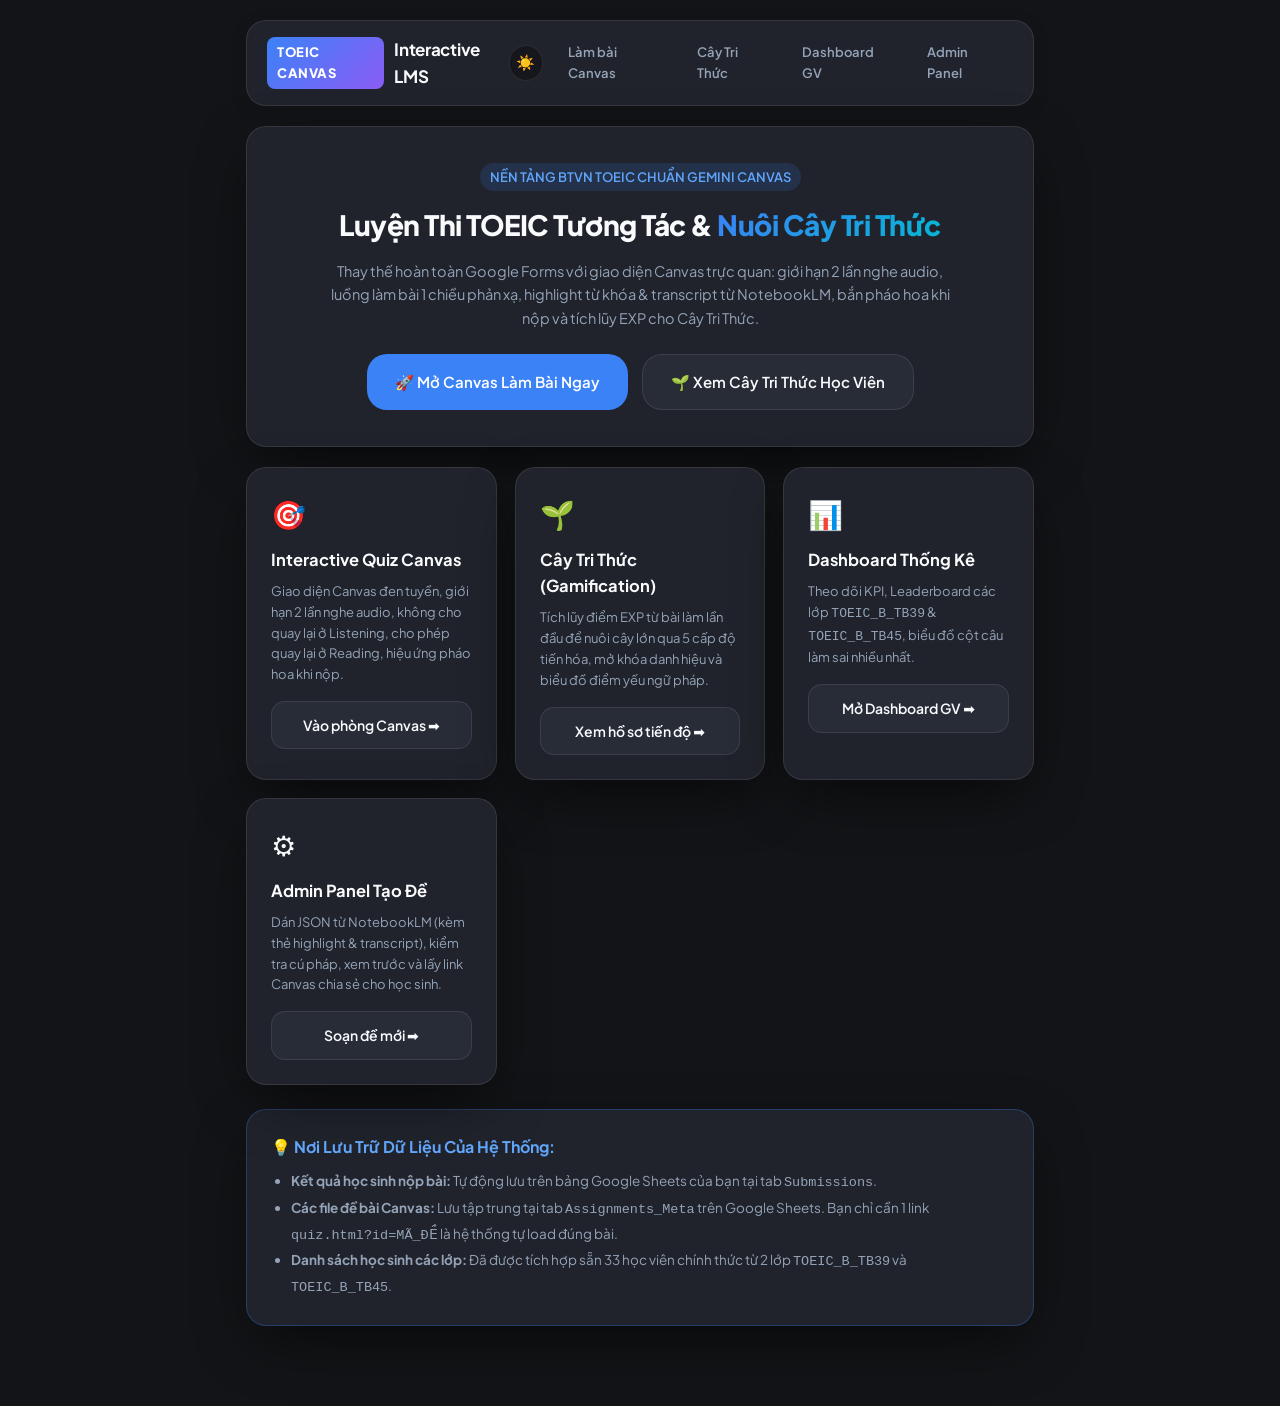
<file: index.html>
<!DOCTYPE html>
<html lang="vi" data-theme="dark">
<head>
  <meta charset="UTF-8">
  <meta name="viewport" content="width=device-width, initial-scale=1.0">
  <title>TOEIC Homework LMS - Nền tảng BTVN Canvas & Cây Tri Thức</title>
  <link rel="preconnect" href="https://fonts.googleapis.com">
  <link rel="preconnect" href="https://fonts.gstatic.com" crossorigin>
  <link href="https://fonts.googleapis.com/css2?family=Plus+Jakarta+Sans:wght@400;500;600;700;800&display=swap" rel="stylesheet">
  <link rel="stylesheet" href="style.css">
  <link rel="stylesheet" href="css/style.css">
  <style>
    :root {
      --bg-main: #131417; --bg-canvas: #1a1c22; --bg-card: #20232b; --bg-card-hover: #282c37; --bg-input: #15171c;
      --border-color: rgba(255, 255, 255, 0.09); --border-focus: rgba(99, 102, 241, 0.5);
      --text-primary: #f8fafc; --text-secondary: #94a3b8; --text-muted: #64748b;
      --accent-primary: #3b82f6; --accent-primary-hover: #2563eb;
      --accent-success: #10b981; --accent-success-bg: rgba(16, 185, 129, 0.15);
      --accent-danger: #f43f5e; --accent-danger-bg: rgba(244, 63, 94, 0.15);
      --accent-warning: #f59e0b; --accent-warning-bg: rgba(245, 158, 11, 0.15); --accent-cyan: #06b6d4;
      --font-family: 'Plus Jakarta Sans', system-ui, -apple-system, BlinkMacSystemFont, 'Segoe UI', Roboto, sans-serif;
      --radius-lg: 20px; --radius-md: 14px; --radius-sm: 8px; --radius-full: 9999px;
      --shadow-canvas: 0 20px 60px -15px rgba(0, 0, 0, 0.7);
    }
    [data-theme="light"] {
      --bg-main: #f1f5f9; --bg-canvas: #ffffff; --bg-card: #ffffff; --bg-card-hover: #f8fafc; --bg-input: #f1f5f9;
      --border-color: rgba(0, 0, 0, 0.08); --border-focus: rgba(59, 130, 246, 0.5);
      --text-primary: #0f172a; --text-secondary: #475569; --text-muted: #94a3b8;
      --shadow-canvas: 0 20px 50px -10px rgba(0, 0, 0, 0.1);
    }
    * { box-sizing: border-box; margin: 0; padding: 0; transition: background-color 0.25s ease, color 0.25s ease, border-color 0.25s ease; }
    body { background-color: var(--bg-main); color: var(--text-primary); font-family: var(--font-family); line-height: 1.6; min-height: 100vh; -webkit-font-smoothing: antialiased; padding-bottom: 50px; }
    .container { max-width: 820px; margin: 0 auto; padding: 20px 16px; }
    .container-wide { max-width: 1080px; margin: 0 auto; padding: 20px 16px; }
    .app-header { display: flex; align-items: center; justify-content: space-between; padding: 14px 20px; background: var(--bg-card); border: 1px solid var(--border-color); border-radius: var(--radius-lg); margin-bottom: 20px; box-shadow: 0 4px 20px rgba(0, 0, 0, 0.08); }
    .brand { display: flex; align-items: center; gap: 10px; text-decoration: none; color: var(--text-primary); }
    .brand-badge { background: linear-gradient(135deg, var(--accent-primary), #8b5cf6); color: white; font-size: 13px; font-weight: 800; padding: 5px 10px; border-radius: var(--radius-sm); letter-spacing: 0.5px; }
    .brand-title { font-size: 17px; font-weight: 700; letter-spacing: -0.3px; }
    .nav-links { display: flex; align-items: center; gap: 8px; }
    .nav-link { color: var(--text-secondary); text-decoration: none; font-size: 13px; font-weight: 600; padding: 6px 14px; border-radius: var(--radius-full); border: 1px solid transparent; }
    .nav-link:hover, .nav-link.active { color: var(--text-primary); background: var(--bg-card-hover); border-color: var(--border-color); }
    .btn-icon { background: var(--bg-input); border: 1px solid var(--border-color); color: var(--text-primary); width: 36px; height: 36px; border-radius: var(--radius-full); display: inline-flex; align-items: center; justify-content: center; cursor: pointer; font-size: 15px; }
    .btn-icon:hover { background: var(--bg-card-hover); }
    .card { background: var(--bg-card); border: 1px solid var(--border-color); border-radius: var(--radius-lg); padding: 24px; margin-bottom: 20px; box-shadow: var(--shadow-canvas); }
    .btn { display: inline-flex; align-items: center; justify-content: center; gap: 8px; padding: 12px 22px; font-size: 14px; font-weight: 600; border-radius: var(--radius-md); border: none; cursor: pointer; transition: all 0.2s ease; text-decoration: none; }
    .btn-primary { background: var(--accent-primary); color: white; }
    .btn-secondary { background: var(--bg-card-hover); color: var(--text-primary); border: 1px solid var(--border-color); }
    .btn-block { width: 100%; }
    .btn-lg { padding: 15px 28px; font-size: 15px; border-radius: var(--radius-lg); }
    .badge { display: inline-block; padding: 4px 10px; border-radius: var(--radius-full); font-size: 12px; font-weight: 600; }
    .badge-primary { background: rgba(59, 130, 246, 0.15); color: #60a5fa; }
  </style>
</head>
<body>

  <div class="container">
    <!-- Header -->
    <header class="app-header">
      <a href="index.html" class="brand">
        <span class="brand-badge">TOEIC CANVAS</span>
        <span class="brand-title">Interactive LMS</span>
      </a>
      <div style="display: flex; align-items: center; gap: 10px;">
        <button id="btn-toggle-theme" class="btn-icon" title="Chuyển chế độ Sáng/Tối">
          🌓
        </button>
        <nav class="nav-links">
          <a href="quiz.html" class="nav-link">Làm bài Canvas</a>
          <a href="student.html" class="nav-link">Cây Tri Thức</a>
          <a href="dashboard.html" class="nav-link">Dashboard GV</a>
          <a href="admin.html" class="nav-link">Admin Panel</a>
        </nav>
      </div>
    </header>

    <!-- Hero Card -->
    <div class="card" style="text-align: center; padding: 36px 24px;">
      <div class="badge badge-primary" style="margin-bottom: 12px; font-size: 13px;">NỀN TẢNG BTVN TOEIC CHUẨN GEMINI CANVAS</div>
      <h1 style="font-size: 28px; font-weight: 800; letter-spacing: -0.5px; margin-bottom: 12px;">
        Luyện Thi TOEIC Tương Tác & <span style="background: linear-gradient(135deg, #3b82f6, #06b6d4); -webkit-background-clip: text; -webkit-text-fill-color: transparent;">Nuôi Cây Tri Thức</span>
      </h1>
      <p style="color: var(--text-secondary); max-width: 620px; margin: 0 auto 24px; font-size: 14.5px; line-height: 1.6;">
        Thay thế hoàn toàn Google Forms với giao diện Canvas trực quan: giới hạn 2 lần nghe audio, luồng làm bài 1 chiều phản xạ, highlight từ khóa & transcript từ NotebookLM, bắn pháo hoa khi nộp và tích lũy EXP cho Cây Tri Thức.
      </p>

      <div style="display: flex; flex-wrap: wrap; justify-content: center; gap: 14px;">
        <a href="quiz.html?id=TOEIC_B_TB39_HW01" class="btn btn-primary btn-lg">
          🚀 Mở Canvas Làm Bài Ngay
        </a>
        <a href="student.html" class="btn btn-secondary btn-lg">
          🌱 Xem Cây Tri Thức Học Viên
        </a>
      </div>
    </div>

    <!-- Quick Access Grid -->
    <div style="display: grid; grid-template-columns: repeat(auto-fit, minmax(250px, 1fr)); gap: 18px; margin-bottom: 24px;">
      
      <!-- Module 1 -->
      <div class="card" style="margin-bottom: 0;">
        <div style="font-size: 28px; margin-bottom: 10px;">🎯</div>
        <h3 style="font-size: 16.5px; font-weight: 700; margin-bottom: 8px;">Interactive Quiz Canvas</h3>
        <p style="color: var(--text-secondary); font-size: 13px; margin-bottom: 16px;">
          Giao diện Canvas đen tuyền, giới hạn 2 lần nghe audio, không cho quay lại ở Listening, cho phép quay lại ở Reading, hiệu ứng pháo hoa khi nộp.
        </p>
        <a href="quiz.html?id=TOEIC_B_TB39_HW01" class="btn btn-secondary btn-block">Vào phòng Canvas ➡️</a>
      </div>

      <!-- Module 2 -->
      <div class="card" style="margin-bottom: 0;">
        <div style="font-size: 28px; margin-bottom: 10px;">🌱</div>
        <h3 style="font-size: 16.5px; font-weight: 700; margin-bottom: 8px;">Cây Tri Thức (Gamification)</h3>
        <p style="color: var(--text-secondary); font-size: 13px; margin-bottom: 16px;">
          Tích lũy điểm EXP từ bài làm lần đầu để nuôi cây lớn qua 5 cấp độ tiến hóa, mở khóa danh hiệu và biểu đồ điểm yếu ngữ pháp.
        </p>
        <a href="student.html" class="btn btn-secondary btn-block">Xem hồ sơ tiến độ ➡️</a>
      </div>

      <!-- Module 3 -->
      <div class="card" style="margin-bottom: 0;">
        <div style="font-size: 28px; margin-bottom: 10px;">📊</div>
        <h3 style="font-size: 16.5px; font-weight: 700; margin-bottom: 8px;">Dashboard Thống Kê</h3>
        <p style="color: var(--text-secondary); font-size: 13px; margin-bottom: 16px;">
          Theo dõi KPI, Leaderboard các lớp <code>TOEIC_B_TB39</code> & <code>TOEIC_B_TB45</code>, biểu đồ cột câu làm sai nhiều nhất.
        </p>
        <a href="dashboard.html?id=TOEIC_B_TB39_HW01" class="btn btn-secondary btn-block">Mở Dashboard GV ➡️</a>
      </div>

      <!-- Module 4 -->
      <div class="card" style="margin-bottom: 0;">
        <div style="font-size: 28px; margin-bottom: 10px;">⚙️</div>
        <h3 style="font-size: 16.5px; font-weight: 700; margin-bottom: 8px;">Admin Panel Tạo Đề</h3>
        <p style="color: var(--text-secondary); font-size: 13px; margin-bottom: 16px;">
          Dán JSON từ NotebookLM (kèm thẻ highlight & transcript), kiểm tra cú pháp, xem trước và lấy link Canvas chia sẻ cho học sinh.
        </p>
        <a href="admin.html" class="btn btn-secondary btn-block">Soạn đề mới ➡️</a>
      </div>

    </div>

    <!-- Storage Explanation Card -->
    <div class="card" style="border-color: rgba(59, 130, 246, 0.3);">
      <h3 style="font-size: 16px; font-weight: 700; margin-bottom: 10px; color: #60a5fa;">
        💡 Nơi Lưu Trữ Dữ Liệu Của Hệ Thống:
      </h3>
      <ul style="color: var(--text-secondary); font-size: 13.5px; padding-left: 20px; line-height: 1.8;">
        <li><strong>Kết quả học sinh nộp bài:</strong> Tự động lưu trên bảng Google Sheets của bạn tại tab <code>Submissions</code>.</li>
        <li><strong>Các file đề bài Canvas:</strong> Lưu tập trung tại tab <code>Assignments_Meta</code> trên Google Sheets. Bạn chỉ cần 1 link <code>quiz.html?id=MÃ_ĐỀ</code> là hệ thống tự load đúng bài.</li>
        <li><strong>Danh sách học sinh các lớp:</strong> Đã được tích hợp sẵn 33 học viên chính thức từ 2 lớp <code>TOEIC_B_TB39</code> và <code>TOEIC_B_TB45</code>.</li>
      </ul>
    </div>
  </div>

  <script>
    const htmlRoot = document.documentElement;
    const btnToggleTheme = document.getElementById("btn-toggle-theme");
    const saved = localStorage.getItem("TOEIC_CANVAS_THEME") || "dark";
    htmlRoot.setAttribute("data-theme", saved);
    btnToggleTheme.textContent = saved === "dark" ? "☀️" : "🌙";
    btnToggleTheme.addEventListener("click", () => {
      const cur = htmlRoot.getAttribute("data-theme") || "dark";
      const next = cur === "dark" ? "light" : "dark";
      htmlRoot.setAttribute("data-theme", next);
      localStorage.setItem("TOEIC_CANVAS_THEME", next);
      btnToggleTheme.textContent = next === "dark" ? "☀️" : "🌙";
    });
  </script>
</body>
</html>
</file>
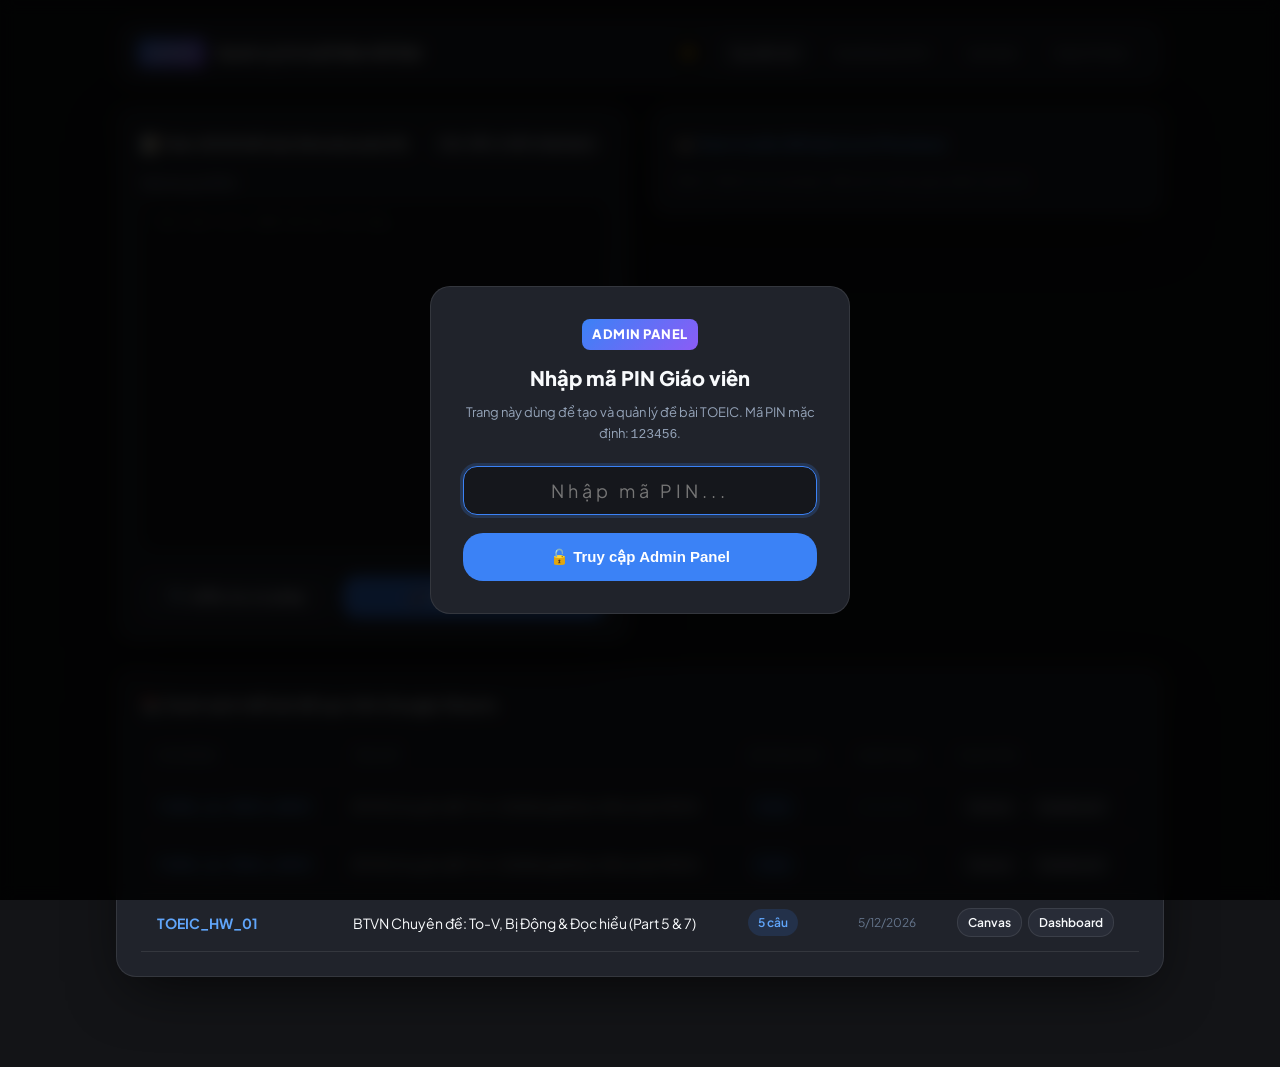
<file: admin.html>
<!DOCTYPE html>
<html lang="vi" data-theme="dark">
<head>
  <meta charset="UTF-8">
  <meta name="viewport" content="width=device-width, initial-scale=1.0">
  <title>Admin Panel - Tạo đề bài TOEIC</title>
  <link rel="preconnect" href="https://fonts.googleapis.com">
  <link rel="preconnect" href="https://fonts.gstatic.com" crossorigin>
  <link href="https://fonts.googleapis.com/css2?family=Plus+Jakarta+Sans:wght@400;500;600;700;800&display=swap" rel="stylesheet">
  <style>
/* ==========================================================================
   TOEIC HOMEWORK LMS - GEMINI CANVAS PREMIUM THEME (DARK & LIGHT)
   ========================================================================== */

:root {
  /* Dark Theme Default */
  --bg-main: #131417;
  --bg-canvas: #1a1c22;
  --bg-card: #20232b;
  --bg-card-hover: #282c37;
  --bg-input: #15171c;
  --border-color: rgba(255, 255, 255, 0.09);
  --border-focus: rgba(99, 102, 241, 0.5);

  --text-primary: #f8fafc;
  --text-secondary: #94a3b8;
  --text-muted: #64748b;

  --accent-primary: #3b82f6; /* Blue Gemini */
  --accent-primary-hover: #2563eb;
  --accent-success: #10b981;
  --accent-success-bg: rgba(16, 185, 129, 0.15);
  --accent-danger: #f43f5e;
  --accent-danger-bg: rgba(244, 63, 94, 0.15);
  --accent-warning: #f59e0b;
  --accent-warning-bg: rgba(245, 158, 11, 0.15);
  --accent-cyan: #06b6d4;

  --font-family: 'Plus Jakarta Sans', system-ui, -apple-system, BlinkMacSystemFont, 'Segoe UI', Roboto, sans-serif;
  --radius-lg: 20px;
  --radius-md: 14px;
  --radius-sm: 8px;
  --radius-full: 9999px;

  --shadow-canvas: 0 20px 60px -15px rgba(0, 0, 0, 0.7);
  --shadow-glow: 0 0 25px rgba(59, 130, 246, 0.3);
}

[data-theme="light"] {
  --bg-main: #f1f5f9;
  --bg-canvas: #ffffff;
  --bg-card: #ffffff;
  --bg-card-hover: #f8fafc;
  --bg-input: #f1f5f9;
  --border-color: rgba(0, 0, 0, 0.08);
  --border-focus: rgba(59, 130, 246, 0.5);

  --text-primary: #0f172a;
  --text-secondary: #475569;
  --text-muted: #94a3b8;

  --shadow-canvas: 0 20px 50px -10px rgba(0, 0, 0, 0.1);
  --shadow-glow: 0 0 20px rgba(59, 130, 246, 0.15);
}

* {
  box-sizing: border-box;
  margin: 0;
  padding: 0;
  transition: background-color 0.25s ease, color 0.25s ease, border-color 0.25s ease;
}

body {
  background-color: var(--bg-main);
  color: var(--text-primary);
  font-family: var(--font-family);
  line-height: 1.6;
  min-height: 100vh;
  -webkit-font-smoothing: antialiased;
  padding-bottom: 50px;
}

/* Canvas Container */
.container {
  max-width: 820px;
  margin: 0 auto;
  padding: 20px 16px;
}

.container-wide {
  max-width: 1080px;
  margin: 0 auto;
  padding: 20px 16px;
}

/* Header */
.app-header {
  display: flex;
  align-items: center;
  justify-content: space-between;
  padding: 14px 20px;
  background: var(--bg-card);
  border: 1px solid var(--border-color);
  border-radius: var(--radius-lg);
  margin-bottom: 20px;
  box-shadow: 0 4px 20px rgba(0, 0, 0, 0.08);
}

.brand {
  display: flex;
  align-items: center;
  gap: 10px;
  text-decoration: none;
  color: var(--text-primary);
}

.brand-badge {
  background: linear-gradient(135deg, var(--accent-primary), #8b5cf6);
  color: white;
  font-size: 13px;
  font-weight: 800;
  padding: 5px 10px;
  border-radius: var(--radius-sm);
  letter-spacing: 0.5px;
}

.brand-title {
  font-size: 17px;
  font-weight: 700;
  letter-spacing: -0.3px;
}

.nav-links {
  display: flex;
  align-items: center;
  gap: 8px;
}

.nav-link {
  color: var(--text-secondary);
  text-decoration: none;
  font-size: 13px;
  font-weight: 600;
  padding: 6px 14px;
  border-radius: var(--radius-full);
  border: 1px solid transparent;
}

.nav-link:hover, .nav-link.active {
  color: var(--text-primary);
  background: var(--bg-card-hover);
  border-color: var(--border-color);
}

/* Theme Toggle Button */
.btn-icon {
  background: var(--bg-input);
  border: 1px solid var(--border-color);
  color: var(--text-primary);
  width: 36px;
  height: 36px;
  border-radius: var(--radius-full);
  display: inline-flex;
  align-items: center;
  justify-content: center;
  cursor: pointer;
  font-size: 15px;
}

.btn-icon:hover {
  background: var(--bg-card-hover);
}

/* Cards */
.card {
  background: var(--bg-card);
  border: 1px solid var(--border-color);
  border-radius: var(--radius-lg);
  padding: 24px;
  margin-bottom: 20px;
  box-shadow: var(--shadow-canvas);
}

/* ==========================================================================
   GEMINI CANVAS QUIZ WIDGET STYLES
   ========================================================================== */

.gemini-canvas-box {
  background: var(--bg-canvas);
  border: 1px solid var(--border-color);
  border-radius: 24px;
  padding: 28px;
  box-shadow: var(--shadow-canvas);
  position: relative;
  overflow: hidden;
}

/* Top Canvas Header Bar */
.canvas-top-header {
  display: flex;
  align-items: center;
  justify-content: space-between;
  margin-bottom: 20px;
}

.canvas-title-text {
  font-size: 15px;
  font-weight: 700;
  color: var(--text-primary);
  white-space: nowrap;
  overflow: hidden;
  text-overflow: ellipsis;
  max-width: 75%;
}

.canvas-actions {
  display: flex;
  align-items: center;
  gap: 8px;
}

/* Progress Slider with Counter & Badges */
.canvas-progress-row {
  display: flex;
  align-items: center;
  gap: 14px;
  margin-bottom: 24px;
}

.canvas-progress-track {
  flex: 1;
  height: 6px;
  background: var(--bg-input);
  border-radius: var(--radius-full);
  position: relative;
  overflow: hidden;
}

.canvas-progress-bar {
  height: 100%;
  width: 0%;
  background: var(--text-secondary);
  border-radius: var(--radius-full);
  transition: width 0.3s ease;
}

.canvas-counter-text {
  font-size: 14px;
  font-weight: 600;
  color: var(--text-secondary);
  white-space: nowrap;
  font-variant-numeric: tabular-nums;
}

/* Live Score Badges (✕ 1, ✓ 0) */
.badge-pill-wrong {
  display: inline-flex;
  align-items: center;
  gap: 4px;
  padding: 3px 10px;
  border-radius: var(--radius-full);
  background: #fecdd3;
  color: #e11d48;
  font-weight: 700;
  font-size: 12.5px;
}

[data-theme="dark"] .badge-pill-wrong {
  background: rgba(244, 63, 94, 0.2);
  color: #fda4af;
  border: 1px solid rgba(244, 63, 94, 0.3);
}

.badge-pill-correct {
  display: inline-flex;
  align-items: center;
  gap: 4px;
  padding: 3px 10px;
  border-radius: var(--radius-full);
  background: #d1fae5;
  color: #059669;
  font-weight: 700;
  font-size: 12.5px;
}

[data-theme="dark"] .badge-pill-correct {
  background: rgba(16, 185, 129, 0.2);
  color: #6ee7b7;
  border: 1px solid rgba(16, 185, 129, 0.3);
}

/* Audio Player Section */
.canvas-audio-section {
  background: var(--bg-input);
  border: 1px solid var(--border-color);
  border-radius: var(--radius-md);
  padding: 14px 18px;
  margin-bottom: 22px;
  display: flex;
  align-items: center;
  justify-content: space-between;
  gap: 14px;
}

.audio-play-counter {
  font-size: 12px;
  font-weight: 700;
  padding: 4px 10px;
  border-radius: var(--radius-full);
  background: rgba(59, 130, 246, 0.15);
  color: #60a5fa;
  white-space: nowrap;
}

.audio-play-counter.limit-reached {
  background: rgba(239, 68, 68, 0.15);
  color: #f87171;
}

/* Question Header & Body */
.canvas-q-number {
  font-size: 15px;
  font-weight: 800;
  color: var(--text-primary);
  margin-bottom: 8px;
}

.canvas-q-text {
  font-size: 16.5px;
  font-weight: 600;
  color: var(--text-primary);
  line-height: 1.6;
  margin-bottom: 22px;
}

/* Option Cards (Pills) */
.canvas-options-list {
  display: flex;
  flex-direction: column;
  gap: 12px;
  margin-bottom: 28px;
}

.canvas-option-pill {
  background: var(--bg-card);
  border: 1.5px solid var(--border-color);
  border-radius: var(--radius-md);
  padding: 14px 18px;
  cursor: pointer;
  transition: all 0.2s ease;
  user-select: none;
}

.canvas-option-pill:hover {
  background: var(--bg-card-hover);
  border-color: rgba(255, 255, 255, 0.2);
}

.canvas-option-pill.selected {
  border-color: var(--accent-primary);
  background: rgba(59, 130, 246, 0.12);
}

.canvas-option-header {
  display: flex;
  align-items: center;
  justify-content: space-between;
}

.canvas-option-label {
  font-size: 15px;
  font-weight: 600;
  color: var(--text-primary);
}

.canvas-option-label strong {
  font-weight: 800;
  margin-right: 6px;
}

/* Post-Submit Review Styles on Option */
.canvas-option-pill.is-correct-pill {
  background: var(--accent-success-bg) !important;
  border-color: var(--accent-success) !important;
}

.canvas-option-pill.is-wrong-pill {
  background: var(--accent-danger-bg) !important;
  border-color: var(--accent-danger) !important;
}

.inline-explanation-text {
  margin-top: 8px;
  font-size: 13.5px;
  color: var(--text-secondary);
  line-height: 1.5;
  padding-top: 8px;
  border-top: 1px dashed var(--border-color);
}

/* Bottom Navigation Controls */
.canvas-bottom-actions {
  display: flex;
  align-items: center;
  justify-content: space-between;
  margin-top: 10px;
}

.nav-btn-group {
  display: flex;
  gap: 10px;
  margin-left: auto;
}

.btn-canvas-back {
  background: var(--bg-input);
  color: var(--text-secondary);
  border: 1px solid var(--border-color);
  padding: 10px 22px;
  border-radius: var(--radius-full);
  font-weight: 600;
  font-size: 14px;
  cursor: pointer;
}

.btn-canvas-back:hover:not(:disabled) {
  background: var(--bg-card-hover);
  color: var(--text-primary);
}

.btn-canvas-next {
  background: var(--accent-primary);
  color: white;
  border: none;
  padding: 10px 26px;
  border-radius: var(--radius-full);
  font-weight: 700;
  font-size: 14px;
  cursor: pointer;
  box-shadow: 0 4px 15px rgba(59, 130, 246, 0.35);
}

.btn-canvas-next:hover:not(:disabled) {
  background: var(--accent-primary-hover);
  transform: translateY(-1px);
}

.btn-canvas-next:disabled, .btn-canvas-back:disabled {
  opacity: 0.4;
  cursor: not-allowed;
}

/* ==========================================================================
   NOTEBOOKLM HIGHLIGHT STYLES
   ========================================================================== */

/* Keyword in questions */
mark.hl-kw {
  background: rgba(253, 224, 71, 0.25);
  color: #fef08a;
  padding: 2px 6px;
  border-radius: 4px;
  font-weight: 700;
  border-bottom: 1.5px solid #eab308;
}

[data-theme="light"] mark.hl-kw {
  background: #fef08a;
  color: #854d0e;
}

/* Evidence in passage / transcript */
mark.hl-evidence {
  background: rgba(6, 182, 212, 0.25);
  color: #a5f3fc;
  padding: 2px 6px;
  border-radius: 4px;
  font-weight: 600;
  border-bottom: 1.5px solid #06b6d4;
}

[data-theme="light"] mark.hl-evidence {
  background: #bae6fd;
  color: #0369a1;
}

/* Passage & Transcript Containers */
.passage-review-box {
  background: var(--bg-input);
  border: 1px solid var(--border-color);
  border-radius: var(--radius-md);
  padding: 18px;
  margin-bottom: 20px;
  font-size: 14px;
  line-height: 1.7;
}

.passage-review-header {
  font-weight: 700;
  color: #60a5fa;
  margin-bottom: 10px;
  display: flex;
  align-items: center;
  gap: 6px;
}

/* ==========================================================================
   KNOWLEDGE TREE GAMIFICATION WIDGET STYLES
   ========================================================================== */

.knowledge-tree-card {
  background: linear-gradient(135deg, rgba(16, 185, 129, 0.08), rgba(59, 130, 246, 0.08));
  border: 1.5px solid rgba(16, 185, 129, 0.25);
  border-radius: var(--radius-lg);
  padding: 20px;
  display: flex;
  align-items: center;
  gap: 20px;
  margin-bottom: 20px;
}

.tree-avatar-wrapper {
  position: relative;
  text-align: center;
  flex-shrink: 0;
}

.tree-emoji-display {
  font-size: 52px;
  filter: drop-shadow(0 4px 12px rgba(16, 185, 129, 0.4));
  animation: pulseTree 3s infinite ease-in-out;
}

@keyframes pulseTree {
  0%, 100% { transform: scale(1); }
  50% { transform: scale(1.08); }
}

.tree-level-tag {
  font-size: 11px;
  font-weight: 800;
  padding: 2px 8px;
  border-radius: var(--radius-full);
  background: var(--accent-success);
  color: white;
  margin-top: -6px;
  position: relative;
}

.tree-info-block {
  flex: 1;
}

.tree-title {
  font-size: 16px;
  font-weight: 800;
  color: var(--text-primary);
  margin-bottom: 4px;
}

.tree-desc {
  font-size: 13px;
  color: var(--text-secondary);
  margin-bottom: 10px;
}

.tree-exp-row {
  display: flex;
  justify-content: space-between;
  font-size: 12px;
  color: var(--text-muted);
  margin-bottom: 6px;
}

.tree-progress-bar {
  height: 8px;
  background: var(--bg-input);
  border-radius: var(--radius-full);
  overflow: hidden;
}

.tree-progress-fill {
  height: 100%;
  background: linear-gradient(90deg, #10b981, #06b6d4);
  border-radius: var(--radius-full);
  transition: width 0.4s ease;
}

/* Mini Tree Badge */
.tree-badge-pill {
  display: inline-flex;
  align-items: center;
  gap: 6px;
  padding: 4px 12px;
  background: rgba(16, 185, 129, 0.12);
  border: 1px solid rgba(16, 185, 129, 0.25);
  border-radius: var(--radius-full);
  font-size: 12px;
  font-weight: 700;
  color: var(--accent-success);
}

/* ==========================================================================
   FORM CONTROLS & UTILITIES
   ========================================================================== */

.form-group {
  margin-bottom: 18px;
}

.form-label {
  display: block;
  font-size: 13px;
  font-weight: 600;
  color: var(--text-secondary);
  margin-bottom: 8px;
}

.form-select, .form-input, .form-textarea {
  width: 100%;
  padding: 12px 16px;
  background: var(--bg-input);
  border: 1px solid var(--border-color);
  border-radius: var(--radius-md);
  color: var(--text-primary);
  font-size: 14px;
  font-family: inherit;
  outline: none;
}

.form-select:focus, .form-input:focus, .form-textarea:focus {
  border-color: var(--accent-primary);
  box-shadow: 0 0 0 3px rgba(59, 130, 246, 0.2);
}

.btn {
  display: inline-flex;
  align-items: center;
  justify-content: center;
  gap: 8px;
  padding: 12px 22px;
  font-size: 14px;
  font-weight: 600;
  border-radius: var(--radius-md);
  border: none;
  cursor: pointer;
  transition: all 0.2s ease;
  text-decoration: none;
}

.btn-primary {
  background: var(--accent-primary);
  color: white;
}

.btn-secondary {
  background: var(--bg-card-hover);
  color: var(--text-primary);
  border: 1px solid var(--border-color);
}

.btn-block { width: 100%; }
.btn-lg { padding: 15px 28px; font-size: 15px; border-radius: var(--radius-lg); }

/* Confetti Canvas */
#confetti-canvas {
  position: fixed;
  inset: 0;
  pointer-events: none;
  z-index: 9999;
}

/* Modal PIN gate */
.modal-overlay {
  position: fixed;
  inset: 0;
  background: rgba(0, 0, 0, 0.85);
  backdrop-filter: blur(8px);
  display: flex;
  align-items: center;
  justify-content: center;
  z-index: 1000;
  padding: 16px;
}

.modal-content {
  background: var(--bg-card);
  border: 1px solid var(--border-color);
  border-radius: var(--radius-lg);
  padding: 32px;
  max-width: 420px;
  width: 100%;
  text-align: center;
}

/* KPI Cards */
.kpi-grid {
  display: grid;
  grid-template-columns: repeat(auto-fit, minmax(180px, 1fr));
  gap: 16px;
  margin-bottom: 24px;
}

.kpi-card {
  background: var(--bg-card);
  border: 1px solid var(--border-color);
  border-radius: var(--radius-lg);
  padding: 20px;
  text-align: center;
}

.kpi-title {
  font-size: 12px;
  font-weight: 600;
  text-transform: uppercase;
  color: var(--text-muted);
  margin-bottom: 6px;
}

.kpi-value {
  font-size: 30px;
  font-weight: 800;
}

.kpi-value.purple { color: #818cf8; }
.kpi-value.green { color: var(--accent-success); }
.kpi-value.orange { color: var(--accent-warning); }
.kpi-value.cyan { color: var(--accent-cyan); }

/* Tables */
.table-responsive { width: 100%; overflow-x: auto; }
.custom-table { width: 100%; border-collapse: collapse; text-align: left; font-size: 14px; }
.custom-table th { padding: 12px 16px; font-weight: 700; font-size: 12px; text-transform: uppercase; color: var(--text-muted); border-bottom: 1px solid var(--border-color); }
.custom-table td { padding: 14px 16px; border-bottom: 1px solid var(--border-color); color: var(--text-primary); }
.custom-table tr:hover td { background: rgba(255, 255, 255, 0.02); }

.badge { display: inline-block; padding: 4px 10px; border-radius: var(--radius-full); font-size: 12px; font-weight: 600; }
.badge-success { background: var(--accent-success-bg); color: var(--accent-success); }
.badge-danger { background: var(--accent-danger-bg); color: var(--accent-danger); }
.badge-warning { background: var(--accent-warning-bg); color: var(--accent-warning); }
.badge-primary { background: rgba(59, 130, 246, 0.15); color: #60a5fa; }

  </style>
</head>
<body>

  <!-- Teacher PIN Gate Modal -->
  <div id="pin-modal" class="modal-overlay">
    <div class="modal-content">
      <div class="brand-badge" style="display: inline-block; margin-bottom: 12px;">ADMIN PANEL</div>
      <h3 style="font-size: 20px; font-weight: 800; margin-bottom: 8px;">Nhập mã PIN Giáo viên</h3>
      <p style="font-size: 13px; color: var(--text-secondary); margin-bottom: 20px;">
        Trang này dùng để tạo và quản lý đề bài TOEIC. Mã PIN mặc định: <code>123456</code>.
      </p>
      <div class="form-group">
        <input type="password" id="input-pin" class="form-input" placeholder="Nhập mã PIN..." style="text-align: center; font-size: 18px; letter-spacing: 4px;" autofocus>
      </div>
      <button id="btn-verify-pin" class="btn btn-primary btn-block btn-lg">
        🔓 Truy cập Admin Panel
      </button>
      <div id="pin-error-msg" style="display: none; color: var(--accent-danger); font-size: 13px; margin-top: 10px; font-weight: 600;">
        Mã PIN không chính xác!
      </div>
    </div>
  </div>

  <div class="container-wide">
    <!-- Header -->
    <header class="app-header">
      <a href="index.html" class="brand">
        <span class="brand-badge">ADMIN</span>
        <span class="brand-title">Quản Lý & Xuất Bản Đề Bài</span>
      </a>
      <div style="display: flex; align-items: center; gap: 10px;">
        <button id="btn-toggle-theme" class="btn-icon" title="Chuyển chế độ Sáng/Tối">
          🌓
        </button>
        <nav class="nav-links">
          <a href="admin.html" class="nav-link active">Tạo đề mới</a>
          <a href="dashboard.html" class="nav-link">Dashboard GV</a>
          <a href="quiz.html" class="nav-link">Làm bài</a>
          <a href="student.html" class="nav-link">Cây Tri Thức</a>
        </nav>
      </div>
    </header>

    <!-- Creator Form Grid -->
    <div style="display: grid; grid-template-columns: 1fr 1fr; gap: 20px;">
      
      <!-- Left Column: JSON Editor & Controls -->
      <div class="card" style="margin-bottom: 0;">
        <h3 style="font-size: 16px; font-weight: 700; margin-bottom: 16px; display: flex; justify-content: space-between; align-items: center;">
          <span>📝 Dán JSON Đề bài (NotebookLM)</span>
          <button id="btn-load-sample" class="btn btn-secondary" style="padding: 4px 10px; font-size: 12px;">
            Dán mẫu chuẩn (Highlight)
          </button>
        </h3>

        <div class="form-group">
          <label class="form-label" for="json-input">Nội dung JSON:</label>
          <textarea id="json-input" class="form-textarea" rows="18" placeholder="Dán cấu trúc JSON đề bài vào đây..." style="font-family: monospace; font-size: 12px; line-height: 1.5;"></textarea>
        </div>

        <div id="validation-msg" style="display: none; padding: 10px 14px; border-radius: var(--radius-md); font-size: 13px; margin-bottom: 16px;"></div>

        <div style="display: flex; gap: 10px;">
          <button id="btn-validate-json" class="btn btn-secondary" style="flex: 1;">
            🔍 Kiểm tra cú pháp
          </button>
          <button id="btn-publish-assignment" class="btn btn-primary" style="flex: 1.5;">
            🚀 Xuất bản Đề bài
          </button>
        </div>
      </div>

      <!-- Right Column: Live Preview & Generated Link -->
      <div>
        <!-- Link Result Card (Hidden until published) -->
        <div id="generated-link-card" class="card" style="display: none; border-color: rgba(16, 185, 129, 0.4); background: rgba(16, 185, 129, 0.05); margin-bottom: 20px;">
          <div style="display: flex; align-items: center; gap: 8px; color: var(--accent-success); font-weight: 700; margin-bottom: 8px;">
            <span>🎉 Đề bài đã sẵn sàng! Link Canvas gửi cho học sinh:</span>
          </div>
          <div style="display: flex; gap: 8px; margin-bottom: 8px;">
            <input type="text" id="generated-url-input" class="form-input" readonly style="font-weight: 600; color: #60a5fa;">
            <button id="btn-copy-generated-url" class="btn btn-primary" style="white-space: nowrap;">
              Sao chép
            </button>
          </div>
          <div style="display: flex; gap: 10px;">
            <a id="btn-open-quiz-test" href="#" target="_blank" class="btn btn-secondary" style="padding: 6px 14px; font-size: 13px;">
              🔗 Mở Canvas làm thử
            </a>
            <a id="btn-open-dashboard-test" href="#" target="_blank" class="btn btn-secondary" style="padding: 6px 14px; font-size: 13px;">
              📊 Xem Dashboard
            </a>
          </div>
        </div>

        <!-- Live Preview Card -->
        <div class="card" style="margin-bottom: 0; max-height: 520px; overflow-y: auto;">
          <h3 style="font-size: 16px; font-weight: 700; margin-bottom: 12px; color: #60a5fa;">
            👁️ Xem trước Đề bài (Live Preview)
          </h3>
          <div id="preview-container">
            <p style="color: var(--text-muted); font-size: 14px;">Bấm "Kiểm tra cú pháp" để xem trước giao diện câu hỏi.</p>
          </div>
        </div>
      </div>

    </div>

    <!-- Existing Assignments List -->
    <div class="card" style="margin-top: 24px;">
      <h3 style="font-size: 16px; font-weight: 700; margin-bottom: 16px;">
        📚 Danh sách đề bài đã tạo trên Google Sheets
      </h3>
      <div class="table-responsive">
        <table class="custom-table">
          <thead>
            <tr>
              <th>Mã đề bài</th>
              <th>Tiêu đề</th>
              <th>Số câu hỏi</th>
              <th>Ngày tạo</th>
              <th>Thao tác</th>
            </tr>
          </thead>
          <tbody id="assignments-list-tbody">
            <tr>
              <td colspan="5" style="text-align: center; color: var(--text-muted); padding: 20px;">
                Đang tải danh sách bài tập...
              </td>
            </tr>
          </tbody>
        </table>
      </div>
    </div>

  </div>

  <script>
/**
 * =========================================================================
 * TOEIC HOMEWORK LMS - FRONTEND CONFIGURATION & DATA (CHUẨN 100% THEO FILE EXCEL)
 * =========================================================================
 */
const CONFIG = {
  // Thay thế URL dưới đây bằng URL Google Apps Script Web App của bạn sau khi deploy
  API_BASE_URL: "",

  // Mã PIN bảo mật mặc định cho Giáo viên (Dashboard & Admin Panel)
  TEACHER_PIN: "123456",

  // Số lần làm lại tối đa cho mỗi học sinh trên 1 bài tập
  MAX_ATTEMPTS: 2,

  // Số lần nghe tối đa cho mỗi audio Listening
  MAX_AUDIO_PLAYS: 2,

  // Cấu hình Icon Cây Tri Thức (Có thể tùy biến dễ dàng)
  TREE_THEME: {
    stages: [
      { level: 1, name: "Hạt Mầm Tri Thức", minXP: 0, icon: "🌱", description: "Vừa gieo mầm kiến thức TOEIC" },
      { level: 2, name: "Mầm Cây Vươn Chồi", minXP: 100, icon: "🌿", description: "Bắt đầu làm quen với các dạng bài" },
      { level: 3, name: "Cây Non Vững Vàng", minXP: 250, icon: "🪴", description: "Nắm chắc các chủ điểm ngữ pháp cốt lõi" },
      { level: 4, name: "Cây Trưởng Thành", minXP: 500, icon: "🌳", description: "Phản xạ nhanh nhạy với các bẫy đề thi" },
      { level: 5, name: "Đại Thụ Đơm Hoa Kết Trái", minXP: 850, icon: "🌸", description: "Master ngữ pháp và kỹ năng nghe TOEIC" }
    ]
  },

  // Danh sách học sinh chính xác trích xuất từ 2 file Excel: TOEIC B_TB39 & TOEIC B_TB45
  MOCK_STUDENTS: [
    // ==========================================
    // LỚP TOEIC_B_TB39 (15 học viên chính thức)
    // ==========================================
    { studentId: "TOEIC_B_TB39_01", studentName: "Trần Văn Bằng", class: "TOEIC_B_TB39", phone: "0965457307" },
    { studentId: "TOEIC_B_TB39_02", studentName: "Nguyễn Thái Sơn", class: "TOEIC_B_TB39", phone: "0979565058" },
    { studentId: "TOEIC_B_TB39_03", studentName: "Đặng Linh Trang", class: "TOEIC_B_TB39", phone: "0359228458" },
    { studentId: "TOEIC_B_TB39_04", studentName: "Chu Anh Tuấn", class: "TOEIC_B_TB39", phone: "0963871890" },
    { studentId: "TOEIC_B_TB39_05", studentName: "An Thị Huyền Trang", class: "TOEIC_B_TB39", phone: "0357465914" },
    { studentId: "TOEIC_B_TB39_06", studentName: "Phạm Dương Mai Anh", class: "TOEIC_B_TB39", phone: "0869794081" },
    { studentId: "TOEIC_B_TB39_07", studentName: "Phạm Thị Tuyết Nhung", class: "TOEIC_B_TB39", phone: "0386624665" },
    { studentId: "TOEIC_B_TB39_08", studentName: "Lương Thị Quỳnh Chi", class: "TOEIC_B_TB39", phone: "0899808892" },
    { studentId: "TOEIC_B_TB39_09", studentName: "Trần Đình Hiệp", class: "TOEIC_B_TB39", phone: "0379274204" },
    { studentId: "TOEIC_B_TB39_10", studentName: "Trần Hương Linh", class: "TOEIC_B_TB39", phone: "0328535234" },
    { studentId: "TOEIC_B_TB39_11", studentName: "Đào Trí Dũng", class: "TOEIC_B_TB39", phone: "0989324604" },
    { studentId: "TOEIC_B_TB39_12", studentName: "Nguyễn Văn Tú", class: "TOEIC_B_TB39", phone: "" },
    { studentId: "TOEIC_B_TB39_13", studentName: "Mạc Đức Lương", class: "TOEIC_B_TB39", phone: "" },
    { studentId: "TOEIC_B_TB39_14", studentName: "Mai Đăng Công Anh", class: "TOEIC_B_TB39", phone: "0343734900" },
    { studentId: "TOEIC_B_TB39_15", studentName: "Nguyễn Quang Huy", class: "TOEIC_B_TB39", phone: "" },

    // ==========================================
    // LỚP TOEIC_B_TB45 (18 học viên chính thức)
    // ==========================================
    { studentId: "TOEIC_B_TB45_01", studentName: "Nguyễn Khánh Linh", class: "TOEIC_B_TB45", phone: "0333409471" },
    { studentId: "TOEIC_B_TB45_02", studentName: "Trần Thị Minh Hoài", class: "TOEIC_B_TB45", phone: "0967447124" },
    { studentId: "TOEIC_B_TB45_03", studentName: "Nguyễn Trọng Quang Hào", class: "TOEIC_B_TB45", phone: "0389358002" },
    { studentId: "TOEIC_B_TB45_04", studentName: "Dương Thu Giang", class: "TOEIC_B_TB45", phone: "0369435984" },
    { studentId: "TOEIC_B_TB45_05", studentName: "Nguyễn Huy Khánh", class: "TOEIC_B_TB45", phone: "0365315859" },
    { studentId: "TOEIC_B_TB45_06", studentName: "Đặng Gia Bảo", class: "TOEIC_B_TB45", phone: "0911747460" },
    { studentId: "TOEIC_B_TB45_07", studentName: "Đặng Thành Danh", class: "TOEIC_B_TB45", phone: "0944331527" },
    { studentId: "TOEIC_B_TB45_08", studentName: "Võ Duy Thái", class: "TOEIC_B_TB45", phone: "0363465433" },
    { studentId: "TOEIC_B_TB45_09", studentName: "Nguyễn Ngọc Linh", class: "TOEIC_B_TB45", phone: "0967071360" },
    { studentId: "TOEIC_B_TB45_10", studentName: "Nguyễn Thị Dịu", class: "TOEIC_B_TB45", phone: "0367409815" },
    { studentId: "TOEIC_B_TB45_11", studentName: "Đỗ Thị Phương Anh", class: "TOEIC_B_TB45", phone: "0395035763" },
    { studentId: "TOEIC_B_TB45_12", studentName: "Trịnh Thị Trà My", class: "TOEIC_B_TB45", phone: "0967071360" },
    { studentId: "TOEIC_B_TB45_13", studentName: "Nguyễn Thị Phương Linh", class: "TOEIC_B_TB45", phone: "0772701041" },
    { studentId: "TOEIC_B_TB45_14", studentName: "Phạm Mạnh Hiếu", class: "TOEIC_B_TB45", phone: "0383129983" },
    { studentId: "TOEIC_B_TB45_15", studentName: "Phạm Quốc An", class: "TOEIC_B_TB45", phone: "0969378089" },
    { studentId: "TOEIC_B_TB45_16", studentName: "Lê Thị Ngọc Duyên", class: "TOEIC_B_TB45", phone: "0325279320" },
    { studentId: "TOEIC_B_TB45_17", studentName: "Phạm Thị Tâm", class: "TOEIC_B_TB45", phone: "0982460270" },
    { studentId: "TOEIC_B_TB45_18", studentName: "Vũ Bùi Hiền Trang", class: "TOEIC_B_TB45", phone: "0354079099" }
  ]
};

/**
 * =========================================================================
 * TOEIC HOMEWORK LMS - UNIFIED API CLIENT
 * =========================================================================
 */

const API = {
  /**
   * Gọi GET request tới Apps Script Web App hoặc fallback mock data
   */
  async get(action, params = {}) {
    if (!CONFIG.API_BASE_URL || CONFIG.API_BASE_URL.trim() === "") {
      return this.handleMockGet(action, params);
    }

    const query = new URLSearchParams({ action, ...params }).toString();
    const url = `${CONFIG.API_BASE_URL}?${query}`;

    try {
      const res = await fetch(url, { method: "GET" });
      const data = await res.json();
      return data;
    } catch (err) {
      console.warn("API Error, falling back to local storage/mock:", err);
      return this.handleMockGet(action, params);
    }
  },

  /**
   * Gọi POST request tới Apps Script Web App hoặc fallback mock data
   */
  async post(action, payload = {}) {
    if (!CONFIG.API_BASE_URL || CONFIG.API_BASE_URL.trim() === "") {
      return this.handleMockPost(action, payload);
    }

    try {
      const res = await fetch(`${CONFIG.API_BASE_URL}?action=${action}`, {
        method: "POST",
        headers: { "Content-Type": "text/plain;charset=utf-8" },
        body: JSON.stringify({ action, ...payload })
      });
      const data = await res.json();
      return data;
    } catch (err) {
      console.warn("API POST Error, falling back to local storage:", err);
      return this.handleMockPost(action, payload);
    }
  },

  // High-level methods
  async getStudents() { return this.get("getStudents"); },
  async getAssignment(id) { return this.get("getAssignment", { id }); },
  async checkSubmissionStatus(studentId, assignmentId) { return this.get("checkSubmissionStatus", { studentId, assignmentId }); },
  async submitAnswer(payload) { return this.post("submitAnswer", payload); },
  async getDashboard(id) { return this.get("getDashboard", { id }); },
  async getStudentHistory(studentId) { return this.get("getStudentHistory", { studentId }); },
  async listAssignments() { return this.get("listAssignments"); },
  async createAssignment(payload) { return this.post("createAssignment", payload); },

  // =======================================================================
  // LOCAL MOCK & OFFLINE ENGINE (Dùng khi chưa gắn URL Web App)
  // =======================================================================
  handleMockGet(action, params) {
    const store = this.getLocalStore();

    switch (action) {
      case "getStudents":
        return { success: true, data: store.students };

      case "getAssignment": {
        const reqId = String(params.id || "").trim().toLowerCase();
        let found = store.assignments.find(
          a => String(a.assignmentId).trim().toLowerCase() === reqId
        );
        // Tự động thích ứng nếu là đề mẫu bất kỳ (hỗ trợ test ngay lập tức mọi link)
        if (!found && store.assignments.length > 0) {
          const sample = store.assignments[0];
          found = {
            ...sample,
            assignmentId: params.id || sample.assignmentId,
            title: `${sample.title}`
          };
        }
        if (found) return { success: true, data: found };
        return { success: false, message: `Không tìm thấy đề bài: ${params.id}` };
      }

      case "checkSubmissionStatus": {
        const matches = store.submissions.filter(
          s => String(s.studentId).toLowerCase() === String(params.studentId).toLowerCase() &&
               String(s.assignmentId).toLowerCase() === String(params.assignmentId).toLowerCase()
        );
        const attemptCount = matches.length;
        return {
          success: true,
          data: {
            studentId: params.studentId,
            assignmentId: params.assignmentId,
            attemptCount: attemptCount,
            canRetake: attemptCount < CONFIG.MAX_ATTEMPTS,
            submissions: matches,
            lastSubmission: attemptCount > 0 ? matches[attemptCount - 1] : null
          }
        };
      }

      case "getDashboard": {
        const assignmentId = params.id;
        const matches = store.submissions.filter(
          s => String(s.assignmentId).toLowerCase() === String(assignmentId).toLowerCase()
        );
        const assign = store.assignments.find(
          a => String(a.assignmentId).toLowerCase() === String(assignmentId).toLowerCase()
        );

        let totalScore = 0;
        let totalAccuracy = 0;
        let totalTime = 0;
        const questionWrongStats = {};
        const categoryStats = {};

        matches.forEach(sub => {
          totalScore += sub.score;
          totalAccuracy += sub.accuracyRate;
          totalTime += sub.timeSpentSeconds;

          if (Array.isArray(sub.wrongQuestions)) {
            sub.wrongQuestions.forEach(wq => {
              const qId = wq.id || "Q";
              if (!questionWrongStats[qId]) {
                questionWrongStats[qId] = {
                  questionId: qId,
                  questionText: wq.question || "",
                  category: wq.category || "Ngữ pháp",
                  wrongCount: 0
                };
              }
              questionWrongStats[qId].wrongCount++;

              const cat = wq.category || "Ngữ pháp";
              if (!categoryStats[cat]) categoryStats[cat] = { category: cat, wrongCount: 0 };
              categoryStats[cat].wrongCount++;
            });
          }
        });

        const totalSubs = matches.length;
        const topWrong = Object.values(questionWrongStats)
          .sort((a, b) => b.wrongCount - a.wrongCount)
          .slice(0, 5);

        return {
          success: true,
          data: {
            assignmentId: assignmentId,
            assignmentTitle: assign ? assign.title : assignmentId,
            totalSubmissions: totalSubs,
            kpi: {
              totalStudents: totalSubs,
              averageScore: totalSubs > 0 ? Number((totalScore / totalSubs).toFixed(1)) : 0,
              averageAccuracy: totalSubs > 0 ? Number((totalAccuracy / totalSubs).toFixed(1)) : 0,
              averageTimeSeconds: totalSubs > 0 ? Math.round(totalTime / totalSubs) : 0
            },
            leaderboard: [...matches].sort((a, b) => b.score !== a.score ? b.score - a.score : a.timeSpentSeconds - b.timeSpentSeconds),
            questionWrongStats: questionWrongStats,
            topWrongQuestions: topWrong,
            categoryStats: categoryStats,
            allSubmissions: matches
          }
        };
      }

      case "getStudentHistory": {
        const studentId = params.studentId;
        const matches = store.submissions.filter(
          s => String(s.studentId).toLowerCase() === String(studentId).toLowerCase()
        );
        const stu = store.students.find(s => String(s.studentId).toLowerCase() === String(studentId).toLowerCase());

        const categoryMistakes = {};
        matches.forEach(sub => {
          if (Array.isArray(sub.wrongQuestions)) {
            sub.wrongQuestions.forEach(wq => {
              const cat = wq.category || "Ngữ pháp chung";
              categoryMistakes[cat] = (categoryMistakes[cat] || 0) + 1;
            });
          }
        });

        return {
          success: true,
          data: {
            studentId: studentId,
            studentName: stu ? stu.studentName : (matches[0]?.studentName || studentId),
            class: stu ? stu.class : (matches[0]?.class || ""),
            totalSubmissions: matches.length,
            history: matches,
            categoryMistakes: categoryMistakes
          }
        };
      }

      case "listAssignments": {
        const list = store.assignments.map(a => {
          let count = 0;
          if (Array.isArray(a.questions)) count += a.questions.length;
          if (Array.isArray(a.groups)) {
            a.groups.forEach(g => { if (Array.isArray(g.questions)) count += g.questions.length; });
          }
          return {
            assignmentId: a.assignmentId,
            title: a.title,
            audioUrl: a.audioUrl,
            questionCount: count,
            createdAt: a.createdAt || new Date().toISOString()
          };
        });
        return { success: true, data: list };
      }

      default:
        return { success: false, message: "Unknown action" };
    }
  },

  handleMockPost(action, payload) {
    const store = this.getLocalStore();

    if (action === "submitAnswer") {
      const past = store.submissions.filter(
        s => String(s.studentId).toLowerCase() === String(payload.studentId).toLowerCase() &&
             String(s.assignmentId).toLowerCase() === String(payload.assignmentId).toLowerCase()
      );

      if (past.length >= CONFIG.MAX_ATTEMPTS) {
        return { success: false, message: `Bạn đã nộp tối đa ${CONFIG.MAX_ATTEMPTS} lần cho bài này!` };
      }

      const newSub = {
        ...payload,
        timestamp: new Date().toISOString(),
        attemptNumber: past.length + 1
      };

      store.submissions.push(newSub);
      this.saveLocalStore(store);

      return {
        success: true,
        message: "Nộp bài thành công!",
        data: {
          attemptNumber: newSub.attemptNumber,
          remainingAttempts: CONFIG.MAX_ATTEMPTS - newSub.attemptNumber
        }
      };
    }

    if (action === "createAssignment") {
      const idx = store.assignments.findIndex(
        a => String(a.assignmentId).toLowerCase() === String(payload.assignmentId).toLowerCase()
      );

      if (idx >= 0) {
        store.assignments[idx] = { ...payload, createdAt: store.assignments[idx].createdAt || new Date().toISOString() };
      } else {
        store.assignments.push({ ...payload, createdAt: new Date().toISOString() });
      }

      this.saveLocalStore(store);
      return { success: true, message: "Lưu đề bài thành công!", data: { assignmentId: payload.assignmentId } };
    }

    return { success: false, message: "Unknown POST action" };
  },

  getLocalStore() {
    const sampleQuestions = [
      {
        "id": 1,
        "question": "The problem with its record keeping system ------- by Franklin Financial next month.",
        "highlightedQuestion": "The problem with its record keeping system ------- by Franklin Financial <mark class=\"hl-kw\">next month</mark>.",
        "options": [
          {
            "key": "A",
            "text": "is addressing",
            "explanation": "Does not fit grammatically because the subject is 'The problem,' which is not performing the action."
          },
          {
            "key": "B",
            "text": "will be addressed",
            "explanation": "Forms a proper future passive construction that matches the sentence structure."
          },
          {
            "key": "C",
            "text": "addressing",
            "explanation": "Participle alone cannot act as the main verb of the predicate."
          },
          {
            "key": "D",
            "text": "addressed",
            "explanation": "Past tense verb conflicts with the future time expression 'next month'."
          }
        ],
        "correct": "B",
        "category": "Thể bị động & Thì tương lai",
        "explanation": "Chủ ngữ là vật 'The problem' kết hợp trạng từ chỉ tương lai '<mark class=\"hl-kw\">next month</mark>' -> Dùng tương lai đơn thể bị động: <strong>will be + V3/ed</strong>.",
        "translation": "Vấn đề với hệ thống lưu trữ hồ sơ của nó sẽ được Franklin Financial giải quyết vào tháng tới."
      },
      {
        "id": 2,
        "question": "All marketing interns are required ------- the orientation session before starting their daily tasks.",
        "highlightedQuestion": "All marketing interns are <mark class=\"hl-kw\">required -------</mark> the orientation session before starting their daily tasks.",
        "options": [
          {"key": "A", "text": "attend", "explanation": "Requires 'to' before base verb."},
          {"key": "B", "text": "to attend", "explanation": "Matches the passive structure 'be required to-V'."},
          {"key": "C", "text": "attending", "explanation": "Gerund cannot follow 'be required'."},
          {"key": "D", "text": "attended", "explanation": "Past participle form is incorrect here."}
        ],
        "correct": "B",
        "category": "Cấu trúc Bị động To-V",
        "explanation": "Cấu trúc ngữ pháp chuẩn: <strong>be required + to-V</strong> (được yêu cầu làm việc gì).",
        "translation": "Tất cả thực tập sinh tiếp thị đều được yêu cầu tham dự buổi định hướng trước khi bắt đầu nhiệm vụ hàng ngày của họ."
      },
      {
        "id": 3,
        "question": "The management team decided to ------- the launch of the new product due to supply chain disruptions.",
        "highlightedQuestion": "The management team <mark class=\"hl-kw\">decided to -------</mark> the launch of the new product due to supply chain disruptions.",
        "options": [
          {"key": "A", "text": "postpone", "explanation": "Correct base verb after 'to'."},
          {"key": "B", "text": "postponed", "explanation": "Past tense form cannot follow infinitive marker 'to'."},
          {"key": "C", "text": "postponing", "explanation": "V-ing cannot follow 'decided to'."},
          {"key": "D", "text": "postponement", "explanation": "Noun form does not fit verb position."}
        ],
        "correct": "A",
        "category": "Cấu trúc To-V nguyên mẫu",
        "explanation": "Cấu trúc: <strong>decide + to-V (nguyên mẫu)</strong> (quyết định làm gì). 'postpone' = trì hoãn.",
        "translation": "Đội ngũ quản lý đã quyết định hoãn việc ra mắt sản phẩm mới do sự gián đoạn chuỗi cung ứng."
      }
    ];

    const sampleGroups = [
      {
        "groupId": "G1",
        "passageTitle": "Questions 4-5 refer to the following email notice:",
        "passageText": "From: Facilities Department <facilities@greenwoodcorp.com>\nTo: All Greenwood Employees\nDate: October 14\nSubject: Scheduled Elevator Maintenance\n\nPlease be advised that the main elevators in Building A will undergo <mark class=\"hl-evidence\">mandatory safety inspections this Friday from 8:00 PM to 11:00 PM</mark>. During this time, elevator service will be temporarily unavailable. Employees working late are advised to <mark class=\"hl-evidence\">use the north stairwells or the freight elevator</mark> located near the loading dock.\n\nWe apologize for any inconvenience caused and appreciate your cooperation.",
        "transcriptTranslation": "Phòng Cơ sở vật chất thông báo: Thang máy chính tại Tòa nhà A sẽ được kiểm tra an toàn bắt buộc vào thứ Sáu tuần này từ 8:00 tối đến 11:00 tối...",
        "audioUrl": "",
        "questions": [
          {
            "id": 4,
            "question": "What is the purpose of the email notice?",
            "highlightedQuestion": "What is the <mark class=\"hl-kw\">purpose</mark> of the email notice?",
            "options": [
              {"key": "A", "text": "To announce a temporary shutdown of the cafeteria", "explanation": "Not mentioned."},
              {"key": "B", "text": "To inform staff of scheduled elevator maintenance", "explanation": "Direct match with the notice topic."},
              {"key": "C", "text": "To recruit employees for the inspection team", "explanation": "Incorrect."},
              {"key": "D", "text": "To change the building operating hours", "explanation": "Incorrect."}
            ],
            "correct": "B",
            "category": "Part 7 - Mục đích đoạn văn",
            "explanation": "Dòng 1 của email nêu rõ: '...will undergo <mark class=\"hl-evidence\">mandatory safety inspections this Friday</mark>'.",
            "translation": "Mục đích của thông báo qua email là gì? -> Để thông báo cho nhân viên về việc bảo trì thang máy theo lịch trình."
          },
          {
            "id": 5,
            "question": "According to the notice, what should employees working late do?",
            "highlightedQuestion": "According to the notice, what should <mark class=\"hl-kw\">employees working late</mark> do?",
            "options": [
              {"key": "A", "text": "Leave the building before 8:00 PM", "explanation": "Not required."},
              {"key": "B", "text": "Contact the facility manager immediately", "explanation": "Not mentioned."},
              {"key": "C", "text": "Use the north stairwells or freight elevator", "explanation": "Directly matches text recommendation."},
              {"key": "D", "text": "Reschedule their work for the weekend", "explanation": "Incorrect."}
            ],
            "correct": "C",
            "category": "Part 7 - Chi tiết hướng dẫn",
            "explanation": "Đoạn văn hướng dẫn rõ: 'Employees working late are advised to <mark class=\"hl-evidence\">use the north stairwells or the freight elevator</mark>'.",
            "translation": "Theo thông báo, những nhân viên làm việc muộn nên làm gì? -> Sử dụng cầu thang bộ phía bắc hoặc thang máy chở hàng."
          }
        ]
      }
    ];

    const defaultData = {
      students: CONFIG.MOCK_STUDENTS,
      assignments: [
        {
          "assignmentId": "TOEIC_B_TB39_HW01",
          "title": "BTVN Chuyên đề: To-V, Bị Động & Đọc hiểu (Lớp TB39)",
          "audioUrl": "",
          "instructions": "Chọn đáp án đúng nhất cho từng câu hỏi bên dưới. Bạn có tối đa 2 lần làm bài.",
          "questions": sampleQuestions,
          "groups": sampleGroups
        },
        {
          "assignmentId": "TOEIC_B_TB45_HW01",
          "title": "BTVN Chuyên đề: To-V, Bị Động & Đọc hiểu (Lớp TB45)",
          "audioUrl": "",
          "instructions": "Chọn đáp án đúng nhất cho từng câu hỏi bên dưới. Bạn có tối đa 2 lần làm bài.",
          "questions": sampleQuestions,
          "groups": sampleGroups
        },
        {
          "assignmentId": "TOEIC_HW_01",
          "title": "BTVN Chuyên đề: To-V, Bị Động & Đọc hiểu (Part 5 & 7)",
          "audioUrl": "",
          "instructions": "Chọn đáp án đúng nhất cho từng câu hỏi bên dưới. Bạn có tối đa 2 lần làm bài.",
          "questions": sampleQuestions,
          "groups": sampleGroups
        }
      ],
      submissions: [
        {
          timestamp: new Date(Date.now() - 3600000 * 3).toISOString(),
          studentId: "TOEIC_B_TB39_01",
          studentName: "Trần Văn Bằng",
          studentClass: "TOEIC_B_TB39",
          assignmentId: "TOEIC_B_TB39_HW01",
          timeSpentSeconds: 310,
          score: 5,
          totalQuestions: 5,
          accuracyRate: 100,
          attemptNumber: 1,
          answersDetail: [
            { questionId: 1, selected: "B", correct: "B", isCorrect: true, category: "Thể bị động & Thì tương lai" },
            { questionId: 2, selected: "B", correct: "B", isCorrect: true, category: "Cấu trúc Bị động To-V" },
            { questionId: 3, selected: "A", correct: "A", isCorrect: true, category: "Cấu trúc To-V nguyên mẫu" },
            { questionId: 4, selected: "B", correct: "B", isCorrect: true, category: "Part 7 - Mục đích đoạn văn" },
            { questionId: 5, selected: "C", correct: "C", isCorrect: true, category: "Part 7 - Chi tiết hướng dẫn" }
          ],
          wrongQuestions: []
        }
      ]
    };

    try {
      const raw = localStorage.getItem("TOEIC_LMS_STORE_V3");
      if (raw) return JSON.parse(raw);
    } catch (e) {}

    return defaultData;
  },

  saveLocalStore(data) {
    try {
      localStorage.setItem("TOEIC_LMS_STORE_V3", JSON.stringify(data));
    } catch (e) {}
  }
};

/**
 * =========================================================================
 * TOEIC HOMEWORK LMS - ADMIN PANEL CONTROLLER (admin.js)
 * =========================================================================
 */

(function () {
  const htmlRoot = document.documentElement;
  const btnToggleTheme = document.getElementById("btn-toggle-theme");

  const pinModal = document.getElementById("pin-modal");
  const inputPin = document.getElementById("input-pin");
  const btnVerifyPin = document.getElementById("btn-verify-pin");
  const pinErrorMsg = document.getElementById("pin-error-msg");

  const jsonInput = document.getElementById("json-input");
  const btnLoadSample = document.getElementById("btn-load-sample");
  const btnValidateJson = document.getElementById("btn-validate-json");
  const btnPublishAssignment = document.getElementById("btn-publish-assignment");
  const validationMsg = document.getElementById("validation-msg");

  const generatedLinkCard = document.getElementById("generated-link-card");
  const generatedUrlInput = document.getElementById("generated-url-input");
  const btnCopyGeneratedUrl = document.getElementById("btn-copy-generated-url");
  const btnOpenQuizTest = document.getElementById("btn-open-quiz-test");
  const btnOpenDashboardTest = document.getElementById("btn-open-dashboard-test");

  const previewContainer = document.getElementById("preview-container");
  const assignmentsListTbody = document.getElementById("assignments-list-tbody");

  const SAMPLE_NOTEBOOKLM_JSON = {
    "assignmentId": "TOEIC_B_TB39_HW01",
    "title": "TOEIC Grammar & Reading: To-V, Passive & Part 7 Notice",
    "audioUrl": "",
    "questions": [
      {
        "id": 1,
        "question": "The problem with its record keeping system ------- by Franklin Financial next month.",
        "highlightedQuestion": "The problem with its record keeping system ------- by Franklin Financial <mark class=\"hl-kw\">next month</mark>.",
        "options": [
          {
            "key": "A",
            "text": "is addressing",
            "explanation": "Does not fit grammatically because the subject is 'The problem,' which is not performing the action."
          },
          {
            "key": "B",
            "text": "will be addressed",
            "explanation": "Forms a proper future passive construction that matches the sentence structure."
          },
          {
            "key": "C",
            "text": "addressing",
            "explanation": "Participle alone cannot act as the main verb of the predicate."
          },
          {
            "key": "D",
            "text": "addressed",
            "explanation": "Past tense verb conflicts with the future time expression 'next month'."
          }
        ],
        "correct": "B",
        "category": "Thể bị động",
        "explanation": "Chủ ngữ là vật 'The problem' kết hợp dấu hiệu tương lai '<mark class=\"hl-kw\">next month</mark>' -> dùng thì tương lai bị động (will be + V3/ed).",
        "translation": "Vấn đề về hệ thống lưu trữ hồ sơ của nó sẽ được Franklin Financial giải quyết vào tháng tới."
      }
    ],
    "groups": [
      {
        "groupId": "G1",
        "passageTitle": "Questions 2-3 refer to the following email notice:",
        "passageText": "From: Facilities Department\nTo: All Employees\nSubject: Elevator Safety Inspection\n\nPlease note that the main elevators will undergo <mark class=\"hl-evidence\">mandatory maintenance this Friday from 8:00 PM to 11:00 PM</mark>. During this time, please <mark class=\"hl-evidence\">use the north stairwells or the freight elevator</mark>.",
        "transcriptTranslation": "Thông báo: Thang máy chính sẽ được bảo trì bắt buộc vào thứ Sáu tuần này từ 8:00 tối đến 11:00 tối...",
        "audioUrl": "",
        "questions": [
          {
            "id": 2,
            "question": "What is the purpose of the email notice?",
            "highlightedQuestion": "What is the <mark class=\"hl-kw\">purpose</mark> of the email notice?",
            "options": [
              {"key": "A", "text": "To announce elevator maintenance", "explanation": "Directly matches the maintenance notice."},
              {"key": "B", "text": "To recruit safety inspectors", "explanation": "Not mentioned in the text."},
              {"key": "C", "text": "To change office hours", "explanation": "Incorrect topic."}
            ],
            "correct": "A",
            "category": "Part 7 - Mục đích",
            "explanation": "Đoạn văn nêu rõ: '<mark class=\"hl-evidence\">mandatory maintenance this Friday</mark>'.",
            "translation": "Mục đích của thông báo qua email là gì? -> Để thông báo việc bảo trì thang máy."
          }
        ]
      }
    ]
  };

  document.addEventListener("DOMContentLoaded", init);

  function init() {
    initTheme();
    checkPinAccess();

    btnToggleTheme.addEventListener("click", toggleTheme);

    btnVerifyPin.addEventListener("click", verifyPin);
    inputPin.addEventListener("keyup", (e) => {
      if (e.key === "Enter") verifyPin();
    });

    btnLoadSample.addEventListener("click", () => {
      jsonInput.value = JSON.stringify(SAMPLE_NOTEBOOKLM_JSON, null, 2);
      validateAndPreview();
    });

    btnValidateJson.addEventListener("click", validateAndPreview);
    btnPublishAssignment.addEventListener("click", publishAssignment);
    btnCopyGeneratedUrl.addEventListener("click", copyUrl);

    loadAssignmentsList();
  }

  function initTheme() {
    const saved = localStorage.getItem("TOEIC_CANVAS_THEME") || "dark";
    htmlRoot.setAttribute("data-theme", saved);
    btnToggleTheme.textContent = saved === "dark" ? "☀️" : "🌙";
  }

  function toggleTheme() {
    const current = htmlRoot.getAttribute("data-theme") || "dark";
    const next = current === "dark" ? "light" : "dark";
    htmlRoot.setAttribute("data-theme", next);
    localStorage.setItem("TOEIC_CANVAS_THEME", next);
    btnToggleTheme.textContent = next === "dark" ? "☀️" : "🌙";
  }

  function checkPinAccess() {
    const isUnlocked = sessionStorage.getItem("TOEIC_TEACHER_UNLOCKED");
    if (isUnlocked === "true") {
      pinModal.style.display = "none";
    } else {
      pinModal.style.display = "flex";
      inputPin.focus();
    }
  }

  function verifyPin() {
    const pin = inputPin.value.trim();
    if (pin === CONFIG.TEACHER_PIN) {
      sessionStorage.setItem("TOEIC_TEACHER_UNLOCKED", "true");
      pinModal.style.display = "none";
      loadAssignmentsList();
    } else {
      pinErrorMsg.style.display = "block";
      inputPin.value = "";
      inputPin.focus();
    }
  }

  function validateAndPreview() {
    const raw = jsonInput.value.trim();
    if (!raw) {
      showValidationMessage("Vui lòng dán nội dung JSON vào ô trên!", false);
      return null;
    }

    let parsed = null;
    try {
      parsed = JSON.parse(raw);
    } catch (err) {
      showValidationMessage(`Lỗi cú pháp JSON: ${err.message}`, false);
      return null;
    }

    if (!parsed.assignmentId || !parsed.title) {
      showValidationMessage("Thiếu trường bắt buộc: 'assignmentId' hoặc 'title'!", false);
      return null;
    }

    showValidationMessage("✅ Cú pháp JSON hoàn toàn hợp lệ!", true);
    renderPreview(parsed);
    return parsed;
  }

  function showValidationMessage(text, isSuccess) {
    validationMsg.style.display = "block";
    validationMsg.style.background = isSuccess ? "rgba(16, 185, 129, 0.12)" : "rgba(244, 63, 94, 0.12)";
    validationMsg.style.border = isSuccess ? "1px solid rgba(16, 185, 129, 0.3)" : "1px solid rgba(244, 63, 94, 0.3)";
    validationMsg.style.color = isSuccess ? "var(--accent-success)" : "var(--accent-danger)";
    validationMsg.textContent = text;
  }

  function renderPreview(data) {
    let html = `
      <div style="margin-bottom: 16px;">
        <h4 style="font-size: 16px; font-weight: 700; color: var(--text-primary);">${escapeHtml(data.title)}</h4>
        <div style="font-size: 12px; color: var(--text-secondary); margin-top: 4px;">Mã đề: <code>${escapeHtml(data.assignmentId)}</code></div>
      </div>
    `;

    if (Array.isArray(data.questions)) {
      data.questions.forEach((q, idx) => {
        html += `
          <div style="background: var(--bg-input); border: 1px solid var(--border-color); border-radius: var(--radius-md); padding: 14px; margin-bottom: 10px;">
            <div style="display: flex; justify-content: space-between; font-size: 12px; margin-bottom: 6px;">
              <strong>Câu ${q.id || idx + 1}</strong>
              <span style="color: var(--accent-success); font-weight: 700;">Đáp án: ${q.correct}</span>
            </div>
            <div style="font-size: 13.5px; color: var(--text-primary); margin-bottom: 8px;">${q.highlightedQuestion || escapeHtml(q.question)}</div>
            <div style="display: flex; flex-direction: column; gap: 4px; font-size: 12px; color: var(--text-secondary);">
              ${q.options ? q.options.map(opt => `<div><strong>${opt.key}.</strong> ${escapeHtml(opt.text)} ${opt.explanation ? `<em>(${escapeHtml(opt.explanation)})</em>` : ''}</div>`).join("") : ""}
            </div>
          </div>
        `;
      });
    }

    if (Array.isArray(data.groups)) {
      data.groups.forEach((g, gIdx) => {
        html += `
          <div style="background: rgba(59, 130, 246, 0.05); border: 1px solid rgba(59, 130, 246, 0.2); border-radius: var(--radius-md); padding: 12px; margin-bottom: 12px;">
            <div style="font-size: 12px; font-weight: 700; color: #60a5fa; margin-bottom: 6px;">📌 ${escapeHtml(g.passageTitle || `Nhóm câu hỏi ${gIdx + 1}`)}</div>
            ${g.questions ? g.questions.map(q => `
              <div style="margin-top: 8px; font-size: 13px;">
                <strong>Câu ${q.id}:</strong> ${q.highlightedQuestion || escapeHtml(q.question)} (ĐA: <strong>${q.correct}</strong>)
              </div>
            `).join("") : ""}
          </div>
        `;
      });
    }

    previewContainer.innerHTML = html;
  }

  async function publishAssignment() {
    const data = validateAndPreview();
    if (!data) return;

    btnPublishAssignment.disabled = true;
    btnPublishAssignment.textContent = "⏳ Đang xuất bản...";

    try {
      const res = await API.createAssignment(data);
      if (res.success) {
        showGeneratedLink(data.assignmentId);
        loadAssignmentsList();
        alert(`🎉 Xuất bản đề bài [${data.assignmentId}] thành công!`);
      } else {
        alert(res.message || "Có lỗi khi xuất bản đề bài!");
      }
    } catch (err) {
      alert("Lỗi kết nối khi xuất bản đề bài.");
    } finally {
      btnPublishAssignment.disabled = false;
      btnPublishAssignment.textContent = "🚀 Xuất bản Đề bài";
    }
  }

  function showGeneratedLink(assignmentId) {
    const origin = window.location.origin;
    const pathname = window.location.pathname.substring(0, window.location.pathname.lastIndexOf("/"));
    const quizUrl = `${origin}${pathname}/quiz.html?id=${encodeURIComponent(assignmentId)}`;
    const dashUrl = `${origin}${pathname}/dashboard.html?id=${encodeURIComponent(assignmentId)}`;

    generatedUrlInput.value = quizUrl;
    btnOpenQuizTest.href = quizUrl;
    btnOpenDashboardTest.href = dashUrl;
    generatedLinkCard.style.display = "block";
    generatedLinkCard.scrollIntoView({ behavior: "smooth" });
  }

  function copyUrl() {
    generatedUrlInput.select();
    navigator.clipboard.writeText(generatedUrlInput.value).then(() => {
      alert("Đã sao chép link Canvas vào clipboard!");
    }).catch(() => {
      prompt("Sao chép link Canvas:", generatedUrlInput.value);
    });
  }

  async function loadAssignmentsList() {
    try {
      const res = await API.listAssignments();
      if (res.success && Array.isArray(res.data)) {
        renderAssignmentsTable(res.data);
      }
    } catch (e) {
      console.error(e);
    }
  }

  function renderAssignmentsTable(list) {
    if (list.length === 0) {
      assignmentsListTbody.innerHTML = `
        <tr><td colspan="5" style="text-align: center; color: var(--text-muted); padding: 20px;">Chưa có đề bài nào được tạo.</td></tr>
      `;
      return;
    }

    let html = "";
    list.forEach(item => {
      html += `
        <tr>
          <td style="font-weight: 700; color: #60a5fa;">${escapeHtml(item.assignmentId)}</td>
          <td>${escapeHtml(item.title)}</td>
          <td><span class="badge badge-primary">${item.questionCount || 0} câu</span></td>
          <td style="font-size: 12px; color: var(--text-muted);">${formatDate(item.createdAt)}</td>
          <td>
            <div style="display: flex; gap: 6px;">
              <a href="quiz.html?id=${encodeURIComponent(item.assignmentId)}" target="_blank" class="btn btn-secondary" style="padding: 4px 10px; font-size: 12px;">
                Canvas
              </a>
              <a href="dashboard.html?id=${encodeURIComponent(item.assignmentId)}" target="_blank" class="btn btn-secondary" style="padding: 4px 10px; font-size: 12px;">
                Dashboard
              </a>
            </div>
          </td>
        </tr>
      `;
    });

    assignmentsListTbody.innerHTML = html;
  }

  function formatDate(isoStr) {
    if (!isoStr) return "";
    const d = new Date(isoStr);
    return `${d.getDate()}/${d.getMonth() + 1}/${d.getFullYear()}`;
  }

  function escapeHtml(str) {
    if (!str) return "";
    return String(str)
      .replace(/&/g, "&amp;")
      .replace(/</g, "&lt;")
      .replace(/>/g, "&gt;")
      .replace(/"/g, "&quot;")
      .replace(/'/g, "&#039;");
  }
})();

  </script>
</body>
</html>
</file>
<file: style.css>
/* ==========================================================================
   TOEIC HOMEWORK LMS - GEMINI CANVAS PREMIUM THEME (DARK & LIGHT)
   ========================================================================== */

:root {
  /* Dark Theme Default */
  --bg-main: #131417;
  --bg-canvas: #1a1c22;
  --bg-card: #20232b;
  --bg-card-hover: #282c37;
  --bg-input: #15171c;
  --border-color: rgba(255, 255, 255, 0.09);
  --border-focus: rgba(99, 102, 241, 0.5);

  --text-primary: #f8fafc;
  --text-secondary: #94a3b8;
  --text-muted: #64748b;

  --accent-primary: #3b82f6; /* Blue Gemini */
  --accent-primary-hover: #2563eb;
  --accent-success: #10b981;
  --accent-success-bg: rgba(16, 185, 129, 0.15);
  --accent-danger: #f43f5e;
  --accent-danger-bg: rgba(244, 63, 94, 0.15);
  --accent-warning: #f59e0b;
  --accent-warning-bg: rgba(245, 158, 11, 0.15);
  --accent-cyan: #06b6d4;

  --font-family: 'Plus Jakarta Sans', system-ui, -apple-system, BlinkMacSystemFont, 'Segoe UI', Roboto, sans-serif;
  --radius-lg: 20px;
  --radius-md: 14px;
  --radius-sm: 8px;
  --radius-full: 9999px;

  --shadow-canvas: 0 20px 60px -15px rgba(0, 0, 0, 0.7);
  --shadow-glow: 0 0 25px rgba(59, 130, 246, 0.3);
}

[data-theme="light"] {
  --bg-main: #f1f5f9;
  --bg-canvas: #ffffff;
  --bg-card: #ffffff;
  --bg-card-hover: #f8fafc;
  --bg-input: #f1f5f9;
  --border-color: rgba(0, 0, 0, 0.08);
  --border-focus: rgba(59, 130, 246, 0.5);

  --text-primary: #0f172a;
  --text-secondary: #475569;
  --text-muted: #94a3b8;

  --shadow-canvas: 0 20px 50px -10px rgba(0, 0, 0, 0.1);
  --shadow-glow: 0 0 20px rgba(59, 130, 246, 0.15);
}

* {
  box-sizing: border-box;
  margin: 0;
  padding: 0;
  transition: background-color 0.25s ease, color 0.25s ease, border-color 0.25s ease;
}

body {
  background-color: var(--bg-main);
  color: var(--text-primary);
  font-family: var(--font-family);
  line-height: 1.6;
  min-height: 100vh;
  -webkit-font-smoothing: antialiased;
  padding-bottom: 50px;
}

/* Canvas Container */
.container {
  max-width: 820px;
  margin: 0 auto;
  padding: 20px 16px;
}

.container-wide {
  max-width: 1080px;
  margin: 0 auto;
  padding: 20px 16px;
}

/* Header */
.app-header {
  display: flex;
  align-items: center;
  justify-content: space-between;
  padding: 14px 20px;
  background: var(--bg-card);
  border: 1px solid var(--border-color);
  border-radius: var(--radius-lg);
  margin-bottom: 20px;
  box-shadow: 0 4px 20px rgba(0, 0, 0, 0.08);
}

.brand {
  display: flex;
  align-items: center;
  gap: 10px;
  text-decoration: none;
  color: var(--text-primary);
}

.brand-badge {
  background: linear-gradient(135deg, var(--accent-primary), #8b5cf6);
  color: white;
  font-size: 13px;
  font-weight: 800;
  padding: 5px 10px;
  border-radius: var(--radius-sm);
  letter-spacing: 0.5px;
}

.brand-title {
  font-size: 17px;
  font-weight: 700;
  letter-spacing: -0.3px;
}

.nav-links {
  display: flex;
  align-items: center;
  gap: 8px;
}

.nav-link {
  color: var(--text-secondary);
  text-decoration: none;
  font-size: 13px;
  font-weight: 600;
  padding: 6px 14px;
  border-radius: var(--radius-full);
  border: 1px solid transparent;
}

.nav-link:hover, .nav-link.active {
  color: var(--text-primary);
  background: var(--bg-card-hover);
  border-color: var(--border-color);
}

/* Theme Toggle Button */
.btn-icon {
  background: var(--bg-input);
  border: 1px solid var(--border-color);
  color: var(--text-primary);
  width: 36px;
  height: 36px;
  border-radius: var(--radius-full);
  display: inline-flex;
  align-items: center;
  justify-content: center;
  cursor: pointer;
  font-size: 15px;
}

.btn-icon:hover {
  background: var(--bg-card-hover);
}

/* Cards */
.card {
  background: var(--bg-card);
  border: 1px solid var(--border-color);
  border-radius: var(--radius-lg);
  padding: 24px;
  margin-bottom: 20px;
  box-shadow: var(--shadow-canvas);
}

/* ==========================================================================
   GEMINI CANVAS QUIZ WIDGET STYLES
   ========================================================================== */

.gemini-canvas-box {
  background: var(--bg-canvas);
  border: 1px solid var(--border-color);
  border-radius: 24px;
  padding: 28px;
  box-shadow: var(--shadow-canvas);
  position: relative;
  overflow: hidden;
}

/* Top Canvas Header Bar */
.canvas-top-header {
  display: flex;
  align-items: center;
  justify-content: space-between;
  margin-bottom: 20px;
}

.canvas-title-text {
  font-size: 15px;
  font-weight: 700;
  color: var(--text-primary);
  white-space: nowrap;
  overflow: hidden;
  text-overflow: ellipsis;
  max-width: 75%;
}

.canvas-actions {
  display: flex;
  align-items: center;
  gap: 8px;
}

/* Progress Slider with Counter & Badges */
.canvas-progress-row {
  display: flex;
  align-items: center;
  gap: 14px;
  margin-bottom: 24px;
}

.canvas-progress-track {
  flex: 1;
  height: 6px;
  background: var(--bg-input);
  border-radius: var(--radius-full);
  position: relative;
  overflow: hidden;
}

.canvas-progress-bar {
  height: 100%;
  width: 0%;
  background: var(--text-secondary);
  border-radius: var(--radius-full);
  transition: width 0.3s ease;
}

.canvas-counter-text {
  font-size: 14px;
  font-weight: 600;
  color: var(--text-secondary);
  white-space: nowrap;
  font-variant-numeric: tabular-nums;
}

/* Live Score Badges (✕ 1, ✓ 0) */
.badge-pill-wrong {
  display: inline-flex;
  align-items: center;
  gap: 4px;
  padding: 3px 10px;
  border-radius: var(--radius-full);
  background: #fecdd3;
  color: #e11d48;
  font-weight: 700;
  font-size: 12.5px;
}

[data-theme="dark"] .badge-pill-wrong {
  background: rgba(244, 63, 94, 0.2);
  color: #fda4af;
  border: 1px solid rgba(244, 63, 94, 0.3);
}

.badge-pill-correct {
  display: inline-flex;
  align-items: center;
  gap: 4px;
  padding: 3px 10px;
  border-radius: var(--radius-full);
  background: #d1fae5;
  color: #059669;
  font-weight: 700;
  font-size: 12.5px;
}

[data-theme="dark"] .badge-pill-correct {
  background: rgba(16, 185, 129, 0.2);
  color: #6ee7b7;
  border: 1px solid rgba(16, 185, 129, 0.3);
}

/* Audio Player Section */
.canvas-audio-section {
  background: var(--bg-input);
  border: 1px solid var(--border-color);
  border-radius: var(--radius-md);
  padding: 14px 18px;
  margin-bottom: 22px;
  display: flex;
  align-items: center;
  justify-content: space-between;
  gap: 14px;
}

.audio-play-counter {
  font-size: 12px;
  font-weight: 700;
  padding: 4px 10px;
  border-radius: var(--radius-full);
  background: rgba(59, 130, 246, 0.15);
  color: #60a5fa;
  white-space: nowrap;
}

.audio-play-counter.limit-reached {
  background: rgba(239, 68, 68, 0.15);
  color: #f87171;
}

/* Question Header & Body */
.canvas-q-number {
  font-size: 15px;
  font-weight: 800;
  color: var(--text-primary);
  margin-bottom: 8px;
}

.canvas-q-text {
  font-size: 16.5px;
  font-weight: 600;
  color: var(--text-primary);
  line-height: 1.6;
  margin-bottom: 22px;
}

/* Option Cards (Pills) */
.canvas-options-list {
  display: flex;
  flex-direction: column;
  gap: 12px;
  margin-bottom: 28px;
}

.canvas-option-pill {
  background: var(--bg-card);
  border: 1.5px solid var(--border-color);
  border-radius: var(--radius-md);
  padding: 14px 18px;
  cursor: pointer;
  transition: all 0.2s ease;
  user-select: none;
}

.canvas-option-pill:hover {
  background: var(--bg-card-hover);
  border-color: rgba(255, 255, 255, 0.2);
}

.canvas-option-pill.selected {
  border-color: var(--accent-primary);
  background: rgba(59, 130, 246, 0.12);
}

.canvas-option-header {
  display: flex;
  align-items: center;
  justify-content: space-between;
}

.canvas-option-label {
  font-size: 15px;
  font-weight: 600;
  color: var(--text-primary);
}

.canvas-option-label strong {
  font-weight: 800;
  margin-right: 6px;
}

/* Post-Submit Review Styles on Option */
.canvas-option-pill.is-correct-pill {
  background: var(--accent-success-bg) !important;
  border-color: var(--accent-success) !important;
}

.canvas-option-pill.is-wrong-pill {
  background: var(--accent-danger-bg) !important;
  border-color: var(--accent-danger) !important;
}

.inline-explanation-text {
  margin-top: 8px;
  font-size: 13.5px;
  color: var(--text-secondary);
  line-height: 1.5;
  padding-top: 8px;
  border-top: 1px dashed var(--border-color);
}

/* Bottom Navigation Controls */
.canvas-bottom-actions {
  display: flex;
  align-items: center;
  justify-content: space-between;
  margin-top: 10px;
}

.nav-btn-group {
  display: flex;
  gap: 10px;
  margin-left: auto;
}

.btn-canvas-back {
  background: var(--bg-input);
  color: var(--text-secondary);
  border: 1px solid var(--border-color);
  padding: 10px 22px;
  border-radius: var(--radius-full);
  font-weight: 600;
  font-size: 14px;
  cursor: pointer;
}

.btn-canvas-back:hover:not(:disabled) {
  background: var(--bg-card-hover);
  color: var(--text-primary);
}

.btn-canvas-next {
  background: var(--accent-primary);
  color: white;
  border: none;
  padding: 10px 26px;
  border-radius: var(--radius-full);
  font-weight: 700;
  font-size: 14px;
  cursor: pointer;
  box-shadow: 0 4px 15px rgba(59, 130, 246, 0.35);
}

.btn-canvas-next:hover:not(:disabled) {
  background: var(--accent-primary-hover);
  transform: translateY(-1px);
}

.btn-canvas-next:disabled, .btn-canvas-back:disabled {
  opacity: 0.4;
  cursor: not-allowed;
}

/* ==========================================================================
   NOTEBOOKLM HIGHLIGHT STYLES
   ========================================================================== */

/* Keyword in questions */
mark.hl-kw {
  background: rgba(253, 224, 71, 0.25);
  color: #fef08a;
  padding: 2px 6px;
  border-radius: 4px;
  font-weight: 700;
  border-bottom: 1.5px solid #eab308;
}

[data-theme="light"] mark.hl-kw {
  background: #fef08a;
  color: #854d0e;
}

/* Evidence in passage / transcript */
mark.hl-evidence {
  background: rgba(6, 182, 212, 0.25);
  color: #a5f3fc;
  padding: 2px 6px;
  border-radius: 4px;
  font-weight: 600;
  border-bottom: 1.5px solid #06b6d4;
}

[data-theme="light"] mark.hl-evidence {
  background: #bae6fd;
  color: #0369a1;
}

/* Passage & Transcript Containers */
.passage-review-box {
  background: var(--bg-input);
  border: 1px solid var(--border-color);
  border-radius: var(--radius-md);
  padding: 18px;
  margin-bottom: 20px;
  font-size: 14px;
  line-height: 1.7;
}

.passage-review-header {
  font-weight: 700;
  color: #60a5fa;
  margin-bottom: 10px;
  display: flex;
  align-items: center;
  gap: 6px;
}

/* ==========================================================================
   KNOWLEDGE TREE GAMIFICATION WIDGET STYLES
   ========================================================================== */

.knowledge-tree-card {
  background: linear-gradient(135deg, rgba(16, 185, 129, 0.08), rgba(59, 130, 246, 0.08));
  border: 1.5px solid rgba(16, 185, 129, 0.25);
  border-radius: var(--radius-lg);
  padding: 20px;
  display: flex;
  align-items: center;
  gap: 20px;
  margin-bottom: 20px;
}

.tree-avatar-wrapper {
  position: relative;
  text-align: center;
  flex-shrink: 0;
}

.tree-emoji-display {
  font-size: 52px;
  filter: drop-shadow(0 4px 12px rgba(16, 185, 129, 0.4));
  animation: pulseTree 3s infinite ease-in-out;
}

@keyframes pulseTree {
  0%, 100% { transform: scale(1); }
  50% { transform: scale(1.08); }
}

.tree-level-tag {
  font-size: 11px;
  font-weight: 800;
  padding: 2px 8px;
  border-radius: var(--radius-full);
  background: var(--accent-success);
  color: white;
  margin-top: -6px;
  position: relative;
}

.tree-info-block {
  flex: 1;
}

.tree-title {
  font-size: 16px;
  font-weight: 800;
  color: var(--text-primary);
  margin-bottom: 4px;
}

.tree-desc {
  font-size: 13px;
  color: var(--text-secondary);
  margin-bottom: 10px;
}

.tree-exp-row {
  display: flex;
  justify-content: space-between;
  font-size: 12px;
  color: var(--text-muted);
  margin-bottom: 6px;
}

.tree-progress-bar {
  height: 8px;
  background: var(--bg-input);
  border-radius: var(--radius-full);
  overflow: hidden;
}

.tree-progress-fill {
  height: 100%;
  background: linear-gradient(90deg, #10b981, #06b6d4);
  border-radius: var(--radius-full);
  transition: width 0.4s ease;
}

/* Mini Tree Badge */
.tree-badge-pill {
  display: inline-flex;
  align-items: center;
  gap: 6px;
  padding: 4px 12px;
  background: rgba(16, 185, 129, 0.12);
  border: 1px solid rgba(16, 185, 129, 0.25);
  border-radius: var(--radius-full);
  font-size: 12px;
  font-weight: 700;
  color: var(--accent-success);
}

/* ==========================================================================
   FORM CONTROLS & UTILITIES
   ========================================================================== */

.form-group {
  margin-bottom: 18px;
}

.form-label {
  display: block;
  font-size: 13px;
  font-weight: 600;
  color: var(--text-secondary);
  margin-bottom: 8px;
}

.form-select, .form-input, .form-textarea {
  width: 100%;
  padding: 12px 16px;
  background: var(--bg-input);
  border: 1px solid var(--border-color);
  border-radius: var(--radius-md);
  color: var(--text-primary);
  font-size: 14px;
  font-family: inherit;
  outline: none;
}

.form-select:focus, .form-input:focus, .form-textarea:focus {
  border-color: var(--accent-primary);
  box-shadow: 0 0 0 3px rgba(59, 130, 246, 0.2);
}

.btn {
  display: inline-flex;
  align-items: center;
  justify-content: center;
  gap: 8px;
  padding: 12px 22px;
  font-size: 14px;
  font-weight: 600;
  border-radius: var(--radius-md);
  border: none;
  cursor: pointer;
  transition: all 0.2s ease;
  text-decoration: none;
}

.btn-primary {
  background: var(--accent-primary);
  color: white;
}

.btn-secondary {
  background: var(--bg-card-hover);
  color: var(--text-primary);
  border: 1px solid var(--border-color);
}

.btn-block { width: 100%; }
.btn-lg { padding: 15px 28px; font-size: 15px; border-radius: var(--radius-lg); }

/* Confetti Canvas */
#confetti-canvas {
  position: fixed;
  inset: 0;
  pointer-events: none;
  z-index: 9999;
}

/* Modal PIN gate */
.modal-overlay {
  position: fixed;
  inset: 0;
  background: rgba(0, 0, 0, 0.85);
  backdrop-filter: blur(8px);
  display: flex;
  align-items: center;
  justify-content: center;
  z-index: 1000;
  padding: 16px;
}

.modal-content {
  background: var(--bg-card);
  border: 1px solid var(--border-color);
  border-radius: var(--radius-lg);
  padding: 32px;
  max-width: 420px;
  width: 100%;
  text-align: center;
}

/* KPI Cards */
.kpi-grid {
  display: grid;
  grid-template-columns: repeat(auto-fit, minmax(180px, 1fr));
  gap: 16px;
  margin-bottom: 24px;
}

.kpi-card {
  background: var(--bg-card);
  border: 1px solid var(--border-color);
  border-radius: var(--radius-lg);
  padding: 20px;
  text-align: center;
}

.kpi-title {
  font-size: 12px;
  font-weight: 600;
  text-transform: uppercase;
  color: var(--text-muted);
  margin-bottom: 6px;
}

.kpi-value {
  font-size: 30px;
  font-weight: 800;
}

.kpi-value.purple { color: #818cf8; }
.kpi-value.green { color: var(--accent-success); }
.kpi-value.orange { color: var(--accent-warning); }
.kpi-value.cyan { color: var(--accent-cyan); }

/* Tables */
.table-responsive { width: 100%; overflow-x: auto; }
.custom-table { width: 100%; border-collapse: collapse; text-align: left; font-size: 14px; }
.custom-table th { padding: 12px 16px; font-weight: 700; font-size: 12px; text-transform: uppercase; color: var(--text-muted); border-bottom: 1px solid var(--border-color); }
.custom-table td { padding: 14px 16px; border-bottom: 1px solid var(--border-color); color: var(--text-primary); }
.custom-table tr:hover td { background: rgba(255, 255, 255, 0.02); }

.badge { display: inline-block; padding: 4px 10px; border-radius: var(--radius-full); font-size: 12px; font-weight: 600; }
.badge-success { background: var(--accent-success-bg); color: var(--accent-success); }
.badge-danger { background: var(--accent-danger-bg); color: var(--accent-danger); }
.badge-warning { background: var(--accent-warning-bg); color: var(--accent-warning); }
.badge-primary { background: rgba(59, 130, 246, 0.15); color: #60a5fa; }
</file>
<file: css/style.css>
/* ==========================================================================
   TOEIC HOMEWORK LMS - GEMINI CANVAS PREMIUM THEME (DARK & LIGHT)
   ========================================================================== */

:root {
  /* Dark Theme Default */
  --bg-main: #131417;
  --bg-canvas: #1a1c22;
  --bg-card: #20232b;
  --bg-card-hover: #282c37;
  --bg-input: #15171c;
  --border-color: rgba(255, 255, 255, 0.09);
  --border-focus: rgba(99, 102, 241, 0.5);

  --text-primary: #f8fafc;
  --text-secondary: #94a3b8;
  --text-muted: #64748b;

  --accent-primary: #3b82f6; /* Blue Gemini */
  --accent-primary-hover: #2563eb;
  --accent-success: #10b981;
  --accent-success-bg: rgba(16, 185, 129, 0.15);
  --accent-danger: #f43f5e;
  --accent-danger-bg: rgba(244, 63, 94, 0.15);
  --accent-warning: #f59e0b;
  --accent-warning-bg: rgba(245, 158, 11, 0.15);
  --accent-cyan: #06b6d4;

  --font-family: 'Plus Jakarta Sans', system-ui, -apple-system, BlinkMacSystemFont, 'Segoe UI', Roboto, sans-serif;
  --radius-lg: 20px;
  --radius-md: 14px;
  --radius-sm: 8px;
  --radius-full: 9999px;

  --shadow-canvas: 0 20px 60px -15px rgba(0, 0, 0, 0.7);
  --shadow-glow: 0 0 25px rgba(59, 130, 246, 0.3);
}

[data-theme="light"] {
  --bg-main: #f1f5f9;
  --bg-canvas: #ffffff;
  --bg-card: #ffffff;
  --bg-card-hover: #f8fafc;
  --bg-input: #f1f5f9;
  --border-color: rgba(0, 0, 0, 0.08);
  --border-focus: rgba(59, 130, 246, 0.5);

  --text-primary: #0f172a;
  --text-secondary: #475569;
  --text-muted: #94a3b8;

  --shadow-canvas: 0 20px 50px -10px rgba(0, 0, 0, 0.1);
  --shadow-glow: 0 0 20px rgba(59, 130, 246, 0.15);
}

* {
  box-sizing: border-box;
  margin: 0;
  padding: 0;
  transition: background-color 0.25s ease, color 0.25s ease, border-color 0.25s ease;
}

body {
  background-color: var(--bg-main);
  color: var(--text-primary);
  font-family: var(--font-family);
  line-height: 1.6;
  min-height: 100vh;
  -webkit-font-smoothing: antialiased;
  padding-bottom: 50px;
}

/* Canvas Container */
.container {
  max-width: 820px;
  margin: 0 auto;
  padding: 20px 16px;
}

.container-wide {
  max-width: 1080px;
  margin: 0 auto;
  padding: 20px 16px;
}

/* Header */
.app-header {
  display: flex;
  align-items: center;
  justify-content: space-between;
  padding: 14px 20px;
  background: var(--bg-card);
  border: 1px solid var(--border-color);
  border-radius: var(--radius-lg);
  margin-bottom: 20px;
  box-shadow: 0 4px 20px rgba(0, 0, 0, 0.08);
}

.brand {
  display: flex;
  align-items: center;
  gap: 10px;
  text-decoration: none;
  color: var(--text-primary);
}

.brand-badge {
  background: linear-gradient(135deg, var(--accent-primary), #8b5cf6);
  color: white;
  font-size: 13px;
  font-weight: 800;
  padding: 5px 10px;
  border-radius: var(--radius-sm);
  letter-spacing: 0.5px;
}

.brand-title {
  font-size: 17px;
  font-weight: 700;
  letter-spacing: -0.3px;
}

.nav-links {
  display: flex;
  align-items: center;
  gap: 8px;
}

.nav-link {
  color: var(--text-secondary);
  text-decoration: none;
  font-size: 13px;
  font-weight: 600;
  padding: 6px 14px;
  border-radius: var(--radius-full);
  border: 1px solid transparent;
}

.nav-link:hover, .nav-link.active {
  color: var(--text-primary);
  background: var(--bg-card-hover);
  border-color: var(--border-color);
}

/* Theme Toggle Button */
.btn-icon {
  background: var(--bg-input);
  border: 1px solid var(--border-color);
  color: var(--text-primary);
  width: 36px;
  height: 36px;
  border-radius: var(--radius-full);
  display: inline-flex;
  align-items: center;
  justify-content: center;
  cursor: pointer;
  font-size: 15px;
}

.btn-icon:hover {
  background: var(--bg-card-hover);
}

/* Cards */
.card {
  background: var(--bg-card);
  border: 1px solid var(--border-color);
  border-radius: var(--radius-lg);
  padding: 24px;
  margin-bottom: 20px;
  box-shadow: var(--shadow-canvas);
}

/* ==========================================================================
   GEMINI CANVAS QUIZ WIDGET STYLES
   ========================================================================== */

.gemini-canvas-box {
  background: var(--bg-canvas);
  border: 1px solid var(--border-color);
  border-radius: 24px;
  padding: 28px;
  box-shadow: var(--shadow-canvas);
  position: relative;
  overflow: hidden;
}

/* Top Canvas Header Bar */
.canvas-top-header {
  display: flex;
  align-items: center;
  justify-content: space-between;
  margin-bottom: 20px;
}

.canvas-title-text {
  font-size: 15px;
  font-weight: 700;
  color: var(--text-primary);
  white-space: nowrap;
  overflow: hidden;
  text-overflow: ellipsis;
  max-width: 75%;
}

.canvas-actions {
  display: flex;
  align-items: center;
  gap: 8px;
}

/* Progress Slider with Counter & Badges */
.canvas-progress-row {
  display: flex;
  align-items: center;
  gap: 14px;
  margin-bottom: 24px;
}

.canvas-progress-track {
  flex: 1;
  height: 6px;
  background: var(--bg-input);
  border-radius: var(--radius-full);
  position: relative;
  overflow: hidden;
}

.canvas-progress-bar {
  height: 100%;
  width: 0%;
  background: var(--text-secondary);
  border-radius: var(--radius-full);
  transition: width 0.3s ease;
}

.canvas-counter-text {
  font-size: 14px;
  font-weight: 600;
  color: var(--text-secondary);
  white-space: nowrap;
  font-variant-numeric: tabular-nums;
}

/* Live Score Badges (✕ 1, ✓ 0) */
.badge-pill-wrong {
  display: inline-flex;
  align-items: center;
  gap: 4px;
  padding: 3px 10px;
  border-radius: var(--radius-full);
  background: #fecdd3;
  color: #e11d48;
  font-weight: 700;
  font-size: 12.5px;
}

[data-theme="dark"] .badge-pill-wrong {
  background: rgba(244, 63, 94, 0.2);
  color: #fda4af;
  border: 1px solid rgba(244, 63, 94, 0.3);
}

.badge-pill-correct {
  display: inline-flex;
  align-items: center;
  gap: 4px;
  padding: 3px 10px;
  border-radius: var(--radius-full);
  background: #d1fae5;
  color: #059669;
  font-weight: 700;
  font-size: 12.5px;
}

[data-theme="dark"] .badge-pill-correct {
  background: rgba(16, 185, 129, 0.2);
  color: #6ee7b7;
  border: 1px solid rgba(16, 185, 129, 0.3);
}

/* Audio Player Section */
.canvas-audio-section {
  background: var(--bg-input);
  border: 1px solid var(--border-color);
  border-radius: var(--radius-md);
  padding: 14px 18px;
  margin-bottom: 22px;
  display: flex;
  align-items: center;
  justify-content: space-between;
  gap: 14px;
}

.audio-play-counter {
  font-size: 12px;
  font-weight: 700;
  padding: 4px 10px;
  border-radius: var(--radius-full);
  background: rgba(59, 130, 246, 0.15);
  color: #60a5fa;
  white-space: nowrap;
}

.audio-play-counter.limit-reached {
  background: rgba(239, 68, 68, 0.15);
  color: #f87171;
}

/* Question Header & Body */
.canvas-q-number {
  font-size: 15px;
  font-weight: 800;
  color: var(--text-primary);
  margin-bottom: 8px;
}

.canvas-q-text {
  font-size: 16.5px;
  font-weight: 600;
  color: var(--text-primary);
  line-height: 1.6;
  margin-bottom: 22px;
}

/* Option Cards (Pills) */
.canvas-options-list {
  display: flex;
  flex-direction: column;
  gap: 12px;
  margin-bottom: 28px;
}

.canvas-option-pill {
  background: var(--bg-card);
  border: 1.5px solid var(--border-color);
  border-radius: var(--radius-md);
  padding: 14px 18px;
  cursor: pointer;
  transition: all 0.2s ease;
  user-select: none;
}

.canvas-option-pill:hover {
  background: var(--bg-card-hover);
  border-color: rgba(255, 255, 255, 0.2);
}

.canvas-option-pill.selected {
  border-color: var(--accent-primary);
  background: rgba(59, 130, 246, 0.12);
}

.canvas-option-header {
  display: flex;
  align-items: center;
  justify-content: space-between;
}

.canvas-option-label {
  font-size: 15px;
  font-weight: 600;
  color: var(--text-primary);
}

.canvas-option-label strong {
  font-weight: 800;
  margin-right: 6px;
}

/* Post-Submit Review Styles on Option */
.canvas-option-pill.is-correct-pill {
  background: var(--accent-success-bg) !important;
  border-color: var(--accent-success) !important;
}

.canvas-option-pill.is-wrong-pill {
  background: var(--accent-danger-bg) !important;
  border-color: var(--accent-danger) !important;
}

.inline-explanation-text {
  margin-top: 8px;
  font-size: 13.5px;
  color: var(--text-secondary);
  line-height: 1.5;
  padding-top: 8px;
  border-top: 1px dashed var(--border-color);
}

/* Bottom Navigation Controls */
.canvas-bottom-actions {
  display: flex;
  align-items: center;
  justify-content: space-between;
  margin-top: 10px;
}

.nav-btn-group {
  display: flex;
  gap: 10px;
  margin-left: auto;
}

.btn-canvas-back {
  background: var(--bg-input);
  color: var(--text-secondary);
  border: 1px solid var(--border-color);
  padding: 10px 22px;
  border-radius: var(--radius-full);
  font-weight: 600;
  font-size: 14px;
  cursor: pointer;
}

.btn-canvas-back:hover:not(:disabled) {
  background: var(--bg-card-hover);
  color: var(--text-primary);
}

.btn-canvas-next {
  background: var(--accent-primary);
  color: white;
  border: none;
  padding: 10px 26px;
  border-radius: var(--radius-full);
  font-weight: 700;
  font-size: 14px;
  cursor: pointer;
  box-shadow: 0 4px 15px rgba(59, 130, 246, 0.35);
}

.btn-canvas-next:hover:not(:disabled) {
  background: var(--accent-primary-hover);
  transform: translateY(-1px);
}

.btn-canvas-next:disabled, .btn-canvas-back:disabled {
  opacity: 0.4;
  cursor: not-allowed;
}

/* ==========================================================================
   NOTEBOOKLM HIGHLIGHT STYLES
   ========================================================================== */

/* Keyword in questions */
mark.hl-kw {
  background: rgba(253, 224, 71, 0.25);
  color: #fef08a;
  padding: 2px 6px;
  border-radius: 4px;
  font-weight: 700;
  border-bottom: 1.5px solid #eab308;
}

[data-theme="light"] mark.hl-kw {
  background: #fef08a;
  color: #854d0e;
}

/* Evidence in passage / transcript */
mark.hl-evidence {
  background: rgba(6, 182, 212, 0.25);
  color: #a5f3fc;
  padding: 2px 6px;
  border-radius: 4px;
  font-weight: 600;
  border-bottom: 1.5px solid #06b6d4;
}

[data-theme="light"] mark.hl-evidence {
  background: #bae6fd;
  color: #0369a1;
}

/* Passage & Transcript Containers */
.passage-review-box {
  background: var(--bg-input);
  border: 1px solid var(--border-color);
  border-radius: var(--radius-md);
  padding: 18px;
  margin-bottom: 20px;
  font-size: 14px;
  line-height: 1.7;
}

.passage-review-header {
  font-weight: 700;
  color: #60a5fa;
  margin-bottom: 10px;
  display: flex;
  align-items: center;
  gap: 6px;
}

/* ==========================================================================
   KNOWLEDGE TREE GAMIFICATION WIDGET STYLES
   ========================================================================== */

.knowledge-tree-card {
  background: linear-gradient(135deg, rgba(16, 185, 129, 0.08), rgba(59, 130, 246, 0.08));
  border: 1.5px solid rgba(16, 185, 129, 0.25);
  border-radius: var(--radius-lg);
  padding: 20px;
  display: flex;
  align-items: center;
  gap: 20px;
  margin-bottom: 20px;
}

.tree-avatar-wrapper {
  position: relative;
  text-align: center;
  flex-shrink: 0;
}

.tree-emoji-display {
  font-size: 52px;
  filter: drop-shadow(0 4px 12px rgba(16, 185, 129, 0.4));
  animation: pulseTree 3s infinite ease-in-out;
}

@keyframes pulseTree {
  0%, 100% { transform: scale(1); }
  50% { transform: scale(1.08); }
}

.tree-level-tag {
  font-size: 11px;
  font-weight: 800;
  padding: 2px 8px;
  border-radius: var(--radius-full);
  background: var(--accent-success);
  color: white;
  margin-top: -6px;
  position: relative;
}

.tree-info-block {
  flex: 1;
}

.tree-title {
  font-size: 16px;
  font-weight: 800;
  color: var(--text-primary);
  margin-bottom: 4px;
}

.tree-desc {
  font-size: 13px;
  color: var(--text-secondary);
  margin-bottom: 10px;
}

.tree-exp-row {
  display: flex;
  justify-content: space-between;
  font-size: 12px;
  color: var(--text-muted);
  margin-bottom: 6px;
}

.tree-progress-bar {
  height: 8px;
  background: var(--bg-input);
  border-radius: var(--radius-full);
  overflow: hidden;
}

.tree-progress-fill {
  height: 100%;
  background: linear-gradient(90deg, #10b981, #06b6d4);
  border-radius: var(--radius-full);
  transition: width 0.4s ease;
}

/* Mini Tree Badge */
.tree-badge-pill {
  display: inline-flex;
  align-items: center;
  gap: 6px;
  padding: 4px 12px;
  background: rgba(16, 185, 129, 0.12);
  border: 1px solid rgba(16, 185, 129, 0.25);
  border-radius: var(--radius-full);
  font-size: 12px;
  font-weight: 700;
  color: var(--accent-success);
}

/* ==========================================================================
   FORM CONTROLS & UTILITIES
   ========================================================================== */

.form-group {
  margin-bottom: 18px;
}

.form-label {
  display: block;
  font-size: 13px;
  font-weight: 600;
  color: var(--text-secondary);
  margin-bottom: 8px;
}

.form-select, .form-input, .form-textarea {
  width: 100%;
  padding: 12px 16px;
  background: var(--bg-input);
  border: 1px solid var(--border-color);
  border-radius: var(--radius-md);
  color: var(--text-primary);
  font-size: 14px;
  font-family: inherit;
  outline: none;
}

.form-select:focus, .form-input:focus, .form-textarea:focus {
  border-color: var(--accent-primary);
  box-shadow: 0 0 0 3px rgba(59, 130, 246, 0.2);
}

.btn {
  display: inline-flex;
  align-items: center;
  justify-content: center;
  gap: 8px;
  padding: 12px 22px;
  font-size: 14px;
  font-weight: 600;
  border-radius: var(--radius-md);
  border: none;
  cursor: pointer;
  transition: all 0.2s ease;
  text-decoration: none;
}

.btn-primary {
  background: var(--accent-primary);
  color: white;
}

.btn-secondary {
  background: var(--bg-card-hover);
  color: var(--text-primary);
  border: 1px solid var(--border-color);
}

.btn-block { width: 100%; }
.btn-lg { padding: 15px 28px; font-size: 15px; border-radius: var(--radius-lg); }

/* Confetti Canvas */
#confetti-canvas {
  position: fixed;
  inset: 0;
  pointer-events: none;
  z-index: 9999;
}

/* Modal PIN gate */
.modal-overlay {
  position: fixed;
  inset: 0;
  background: rgba(0, 0, 0, 0.85);
  backdrop-filter: blur(8px);
  display: flex;
  align-items: center;
  justify-content: center;
  z-index: 1000;
  padding: 16px;
}

.modal-content {
  background: var(--bg-card);
  border: 1px solid var(--border-color);
  border-radius: var(--radius-lg);
  padding: 32px;
  max-width: 420px;
  width: 100%;
  text-align: center;
}

/* KPI Cards */
.kpi-grid {
  display: grid;
  grid-template-columns: repeat(auto-fit, minmax(180px, 1fr));
  gap: 16px;
  margin-bottom: 24px;
}

.kpi-card {
  background: var(--bg-card);
  border: 1px solid var(--border-color);
  border-radius: var(--radius-lg);
  padding: 20px;
  text-align: center;
}

.kpi-title {
  font-size: 12px;
  font-weight: 600;
  text-transform: uppercase;
  color: var(--text-muted);
  margin-bottom: 6px;
}

.kpi-value {
  font-size: 30px;
  font-weight: 800;
}

.kpi-value.purple { color: #818cf8; }
.kpi-value.green { color: var(--accent-success); }
.kpi-value.orange { color: var(--accent-warning); }
.kpi-value.cyan { color: var(--accent-cyan); }

/* Tables */
.table-responsive { width: 100%; overflow-x: auto; }
.custom-table { width: 100%; border-collapse: collapse; text-align: left; font-size: 14px; }
.custom-table th { padding: 12px 16px; font-weight: 700; font-size: 12px; text-transform: uppercase; color: var(--text-muted); border-bottom: 1px solid var(--border-color); }
.custom-table td { padding: 14px 16px; border-bottom: 1px solid var(--border-color); color: var(--text-primary); }
.custom-table tr:hover td { background: rgba(255, 255, 255, 0.02); }

.badge { display: inline-block; padding: 4px 10px; border-radius: var(--radius-full); font-size: 12px; font-weight: 600; }
.badge-success { background: var(--accent-success-bg); color: var(--accent-success); }
.badge-danger { background: var(--accent-danger-bg); color: var(--accent-danger); }
.badge-warning { background: var(--accent-warning-bg); color: var(--accent-warning); }
.badge-primary { background: rgba(59, 130, 246, 0.15); color: #60a5fa; }
</file>
